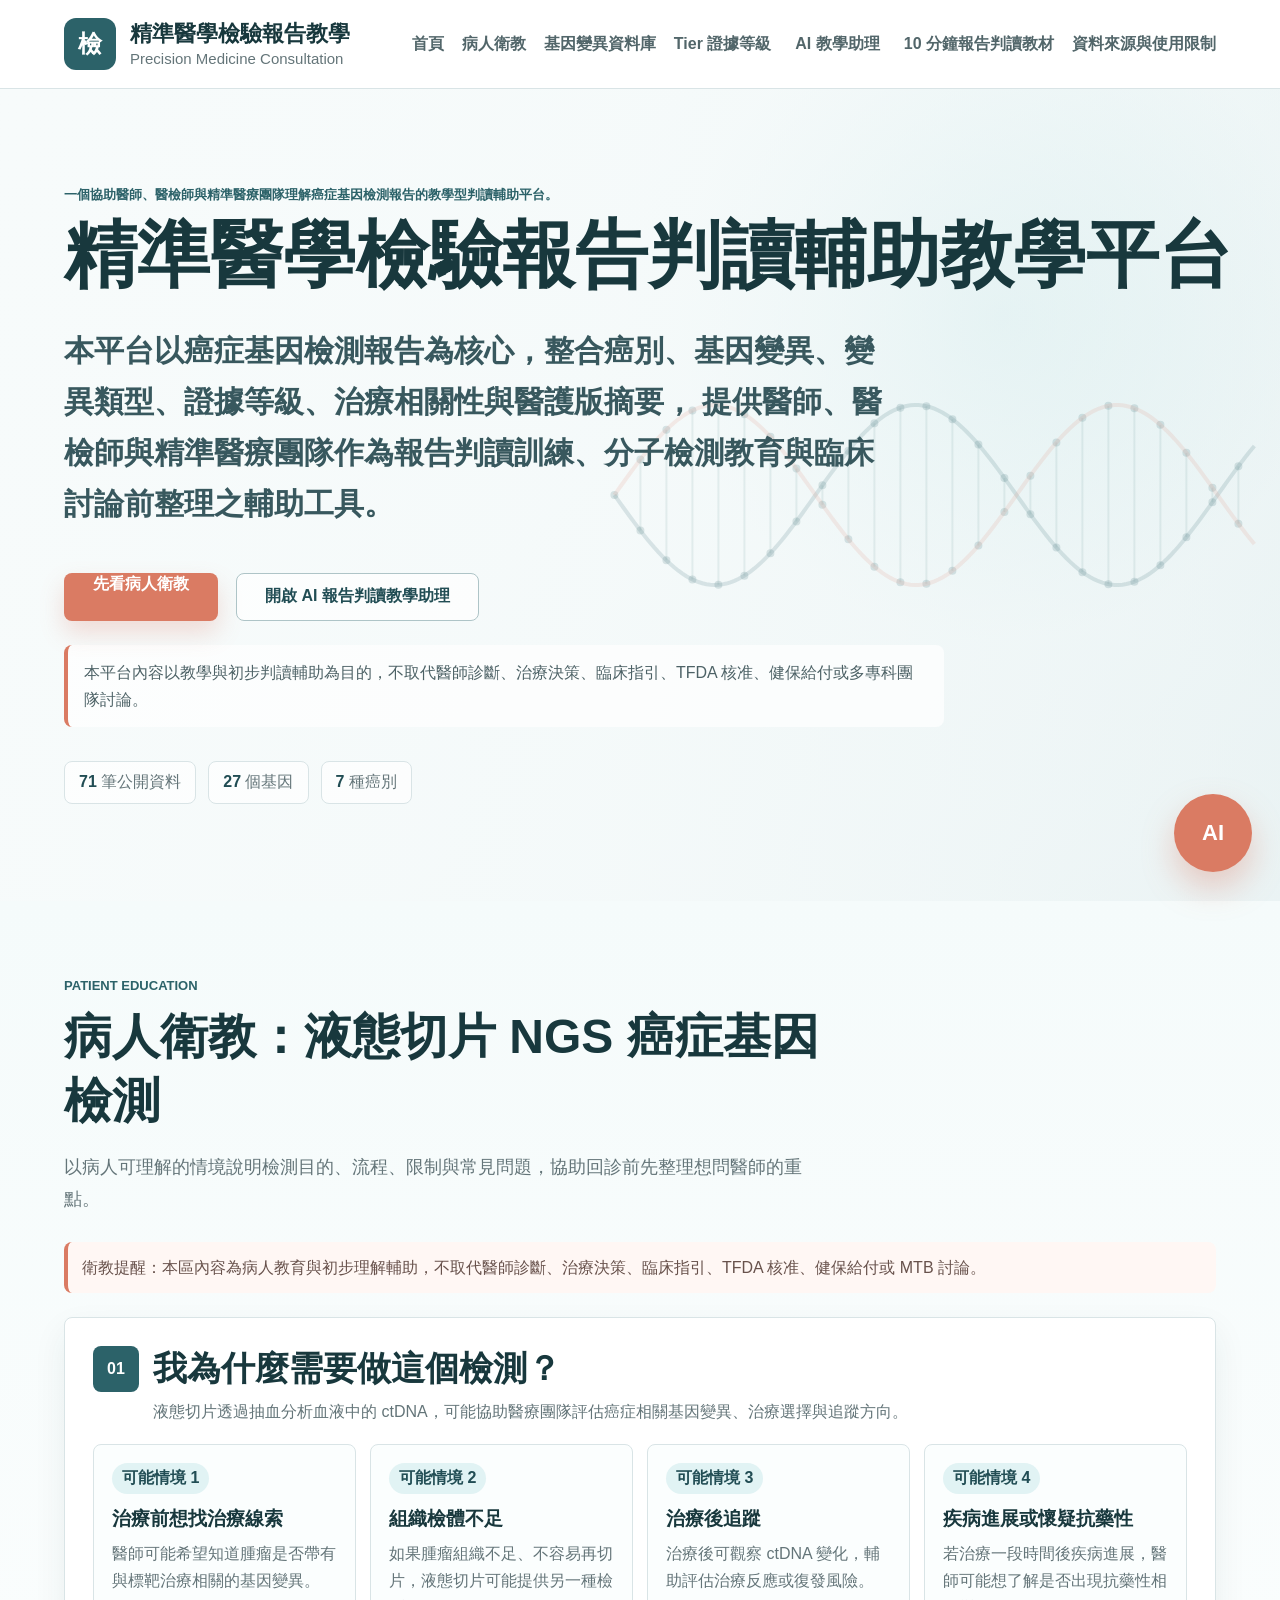
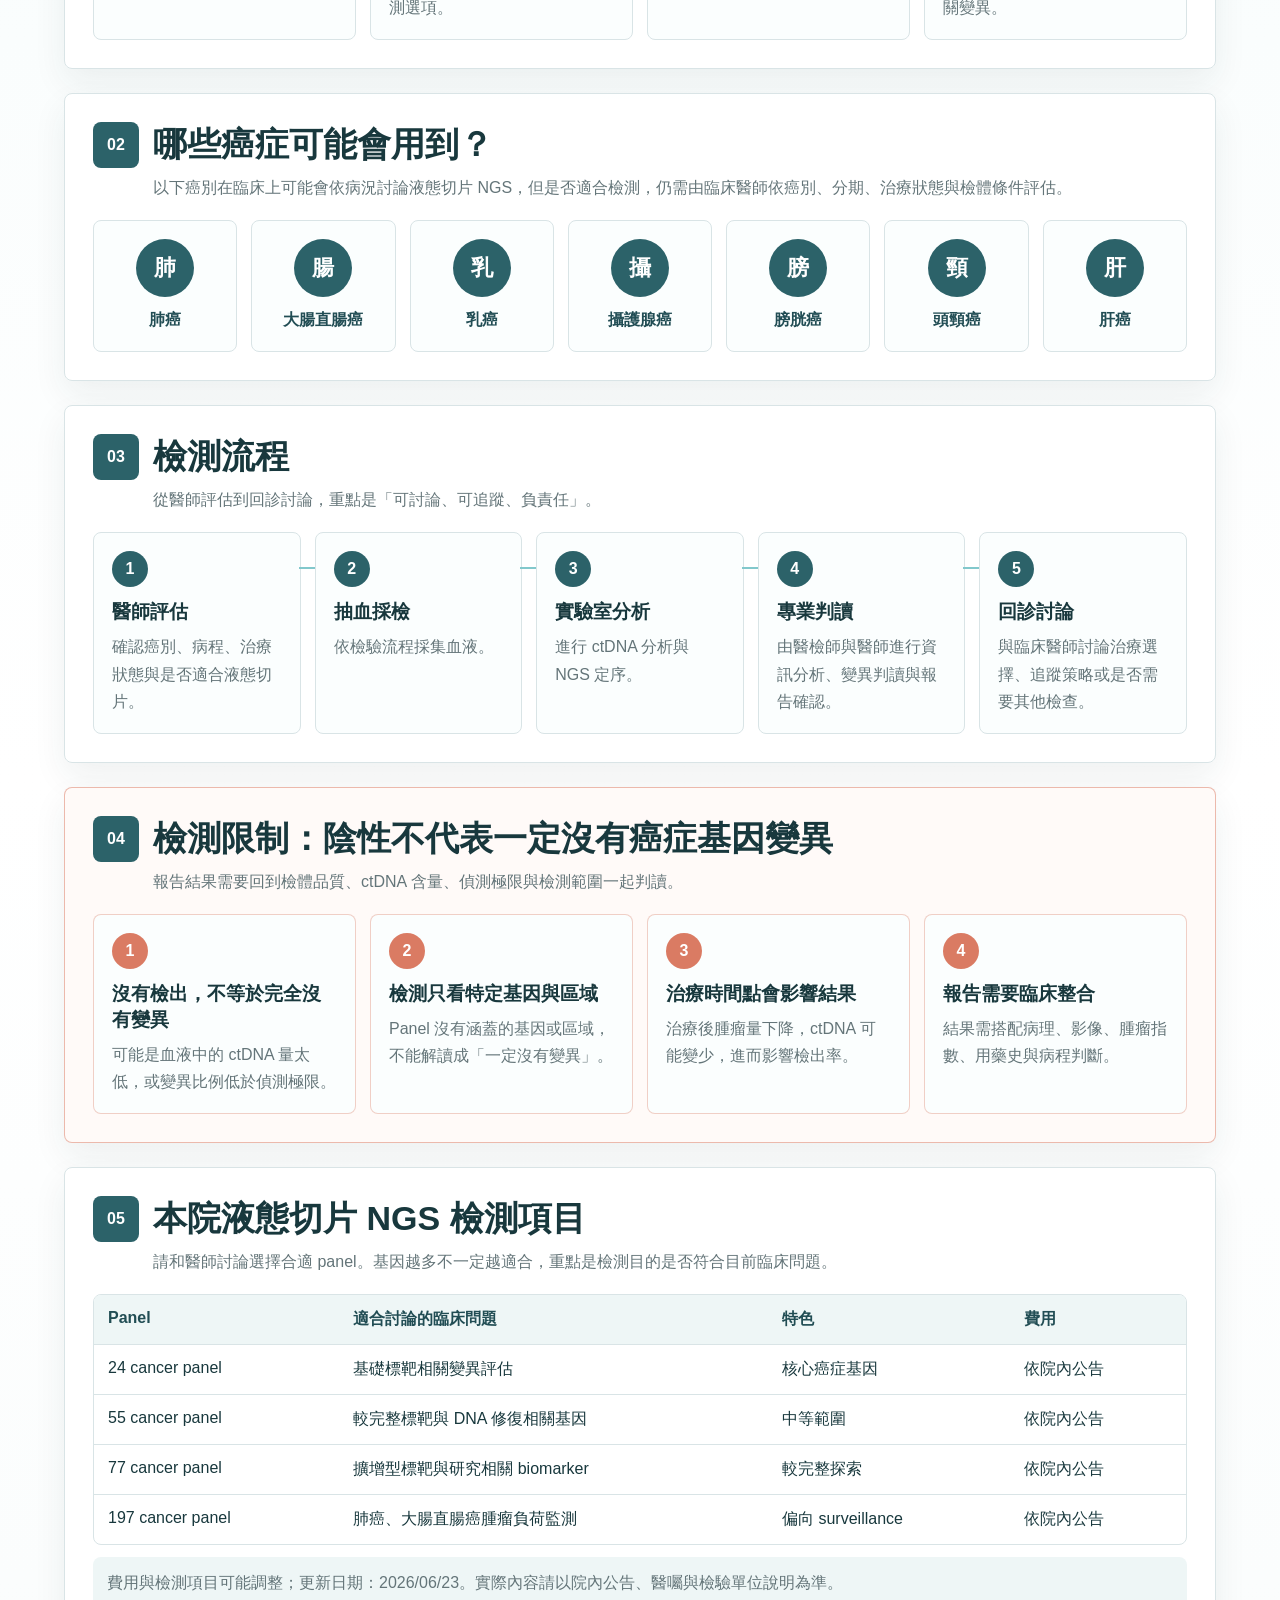
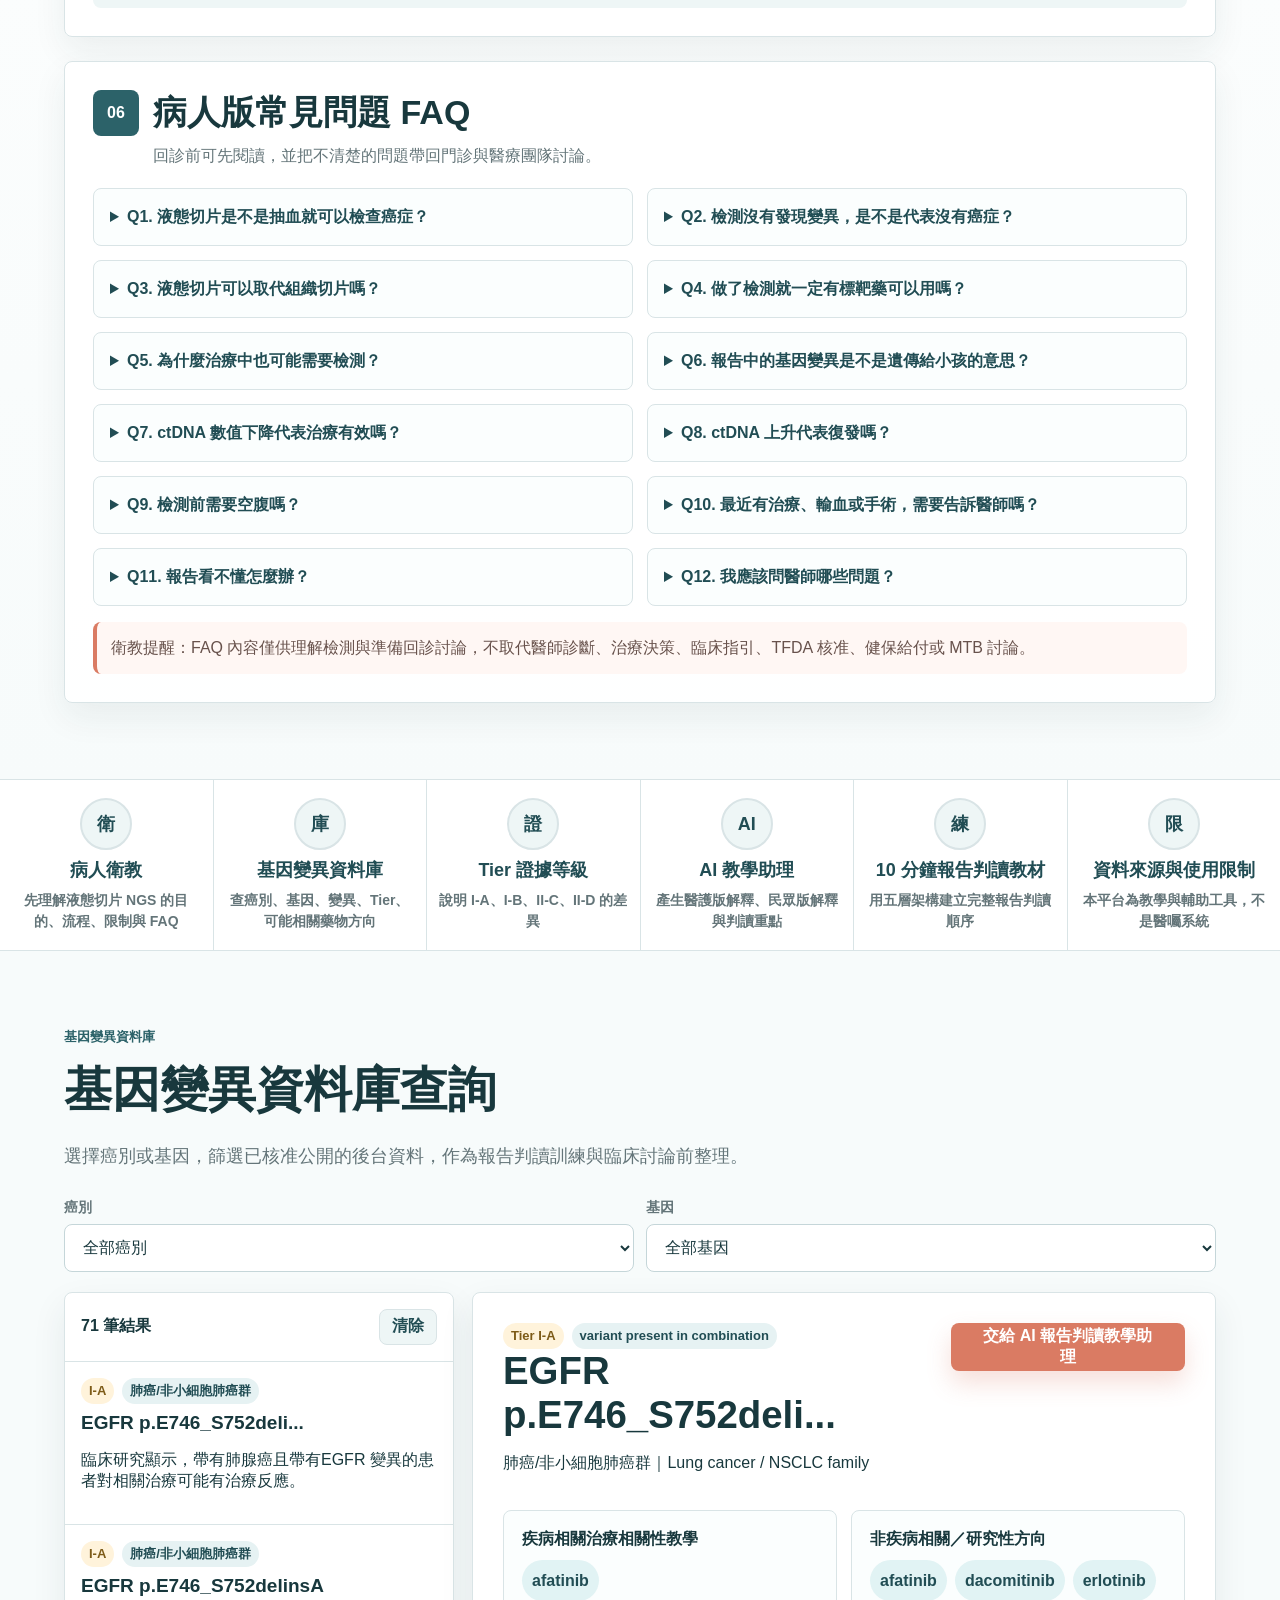
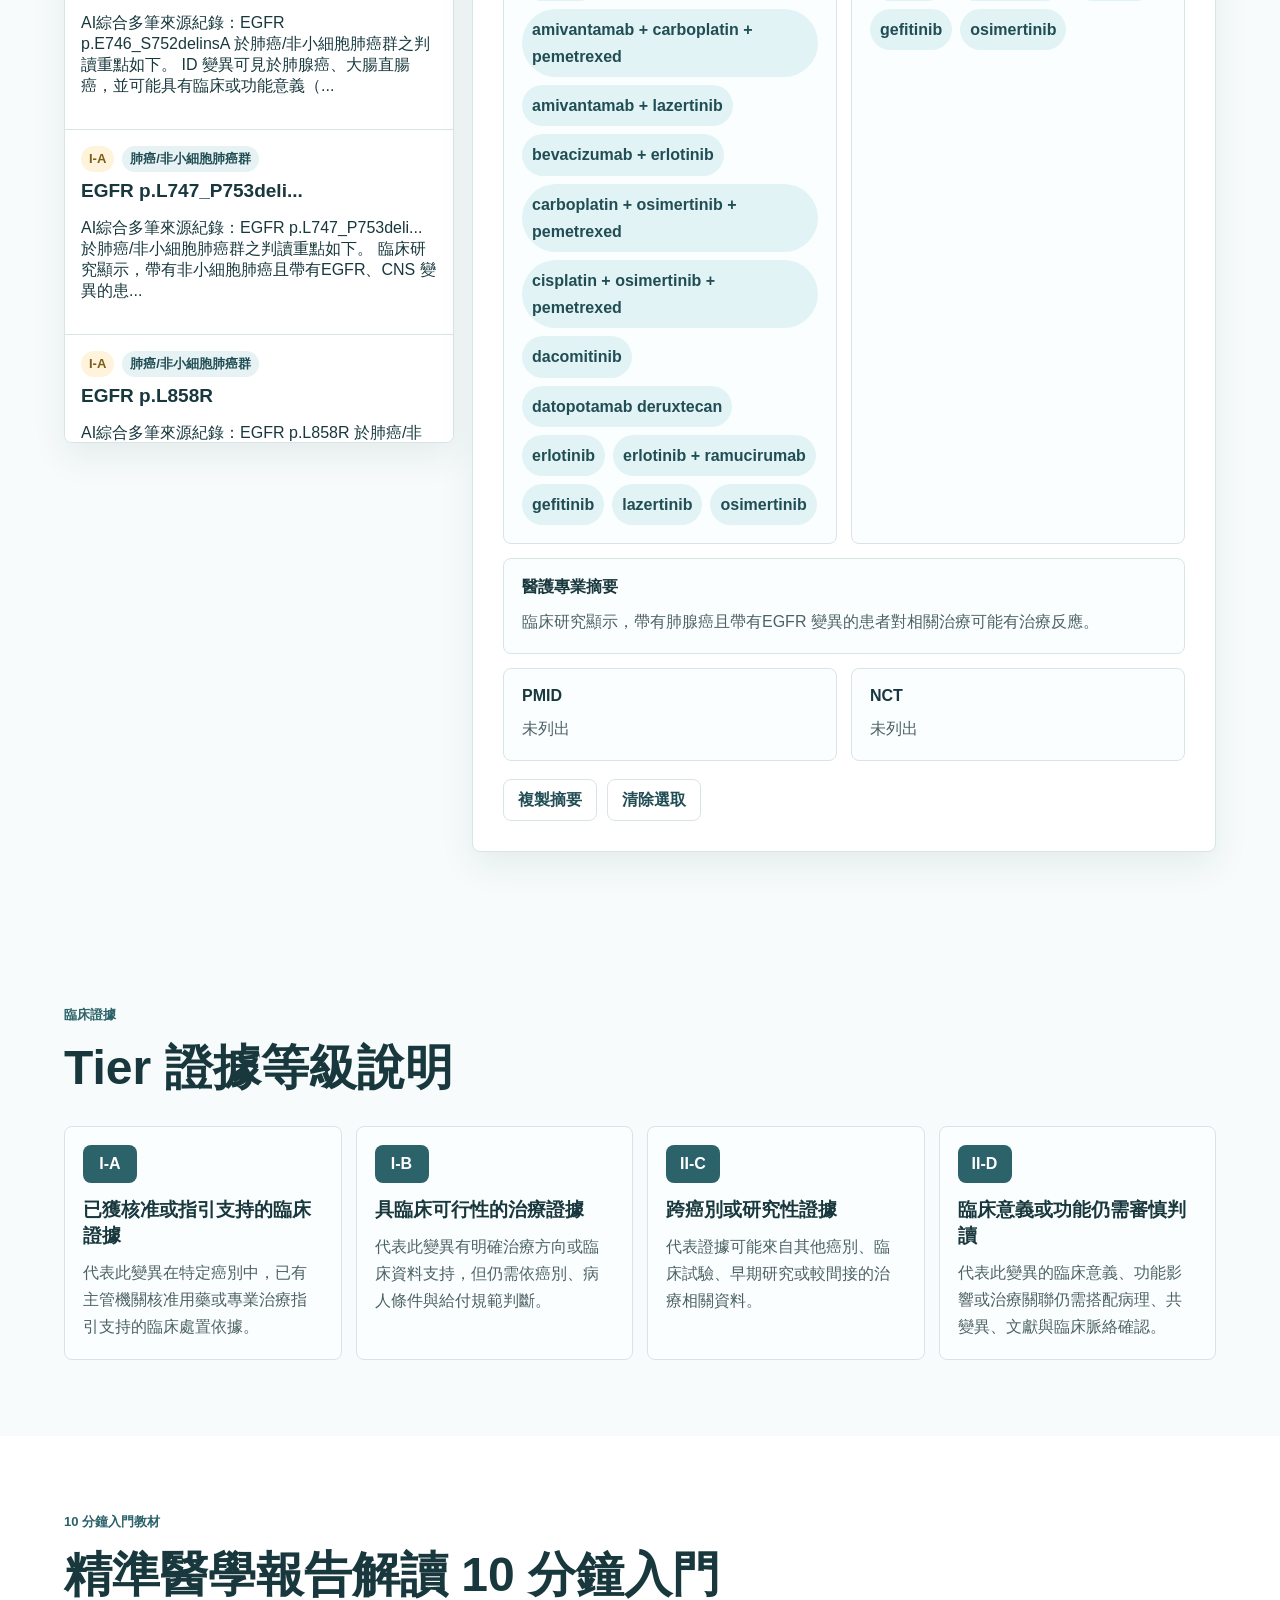
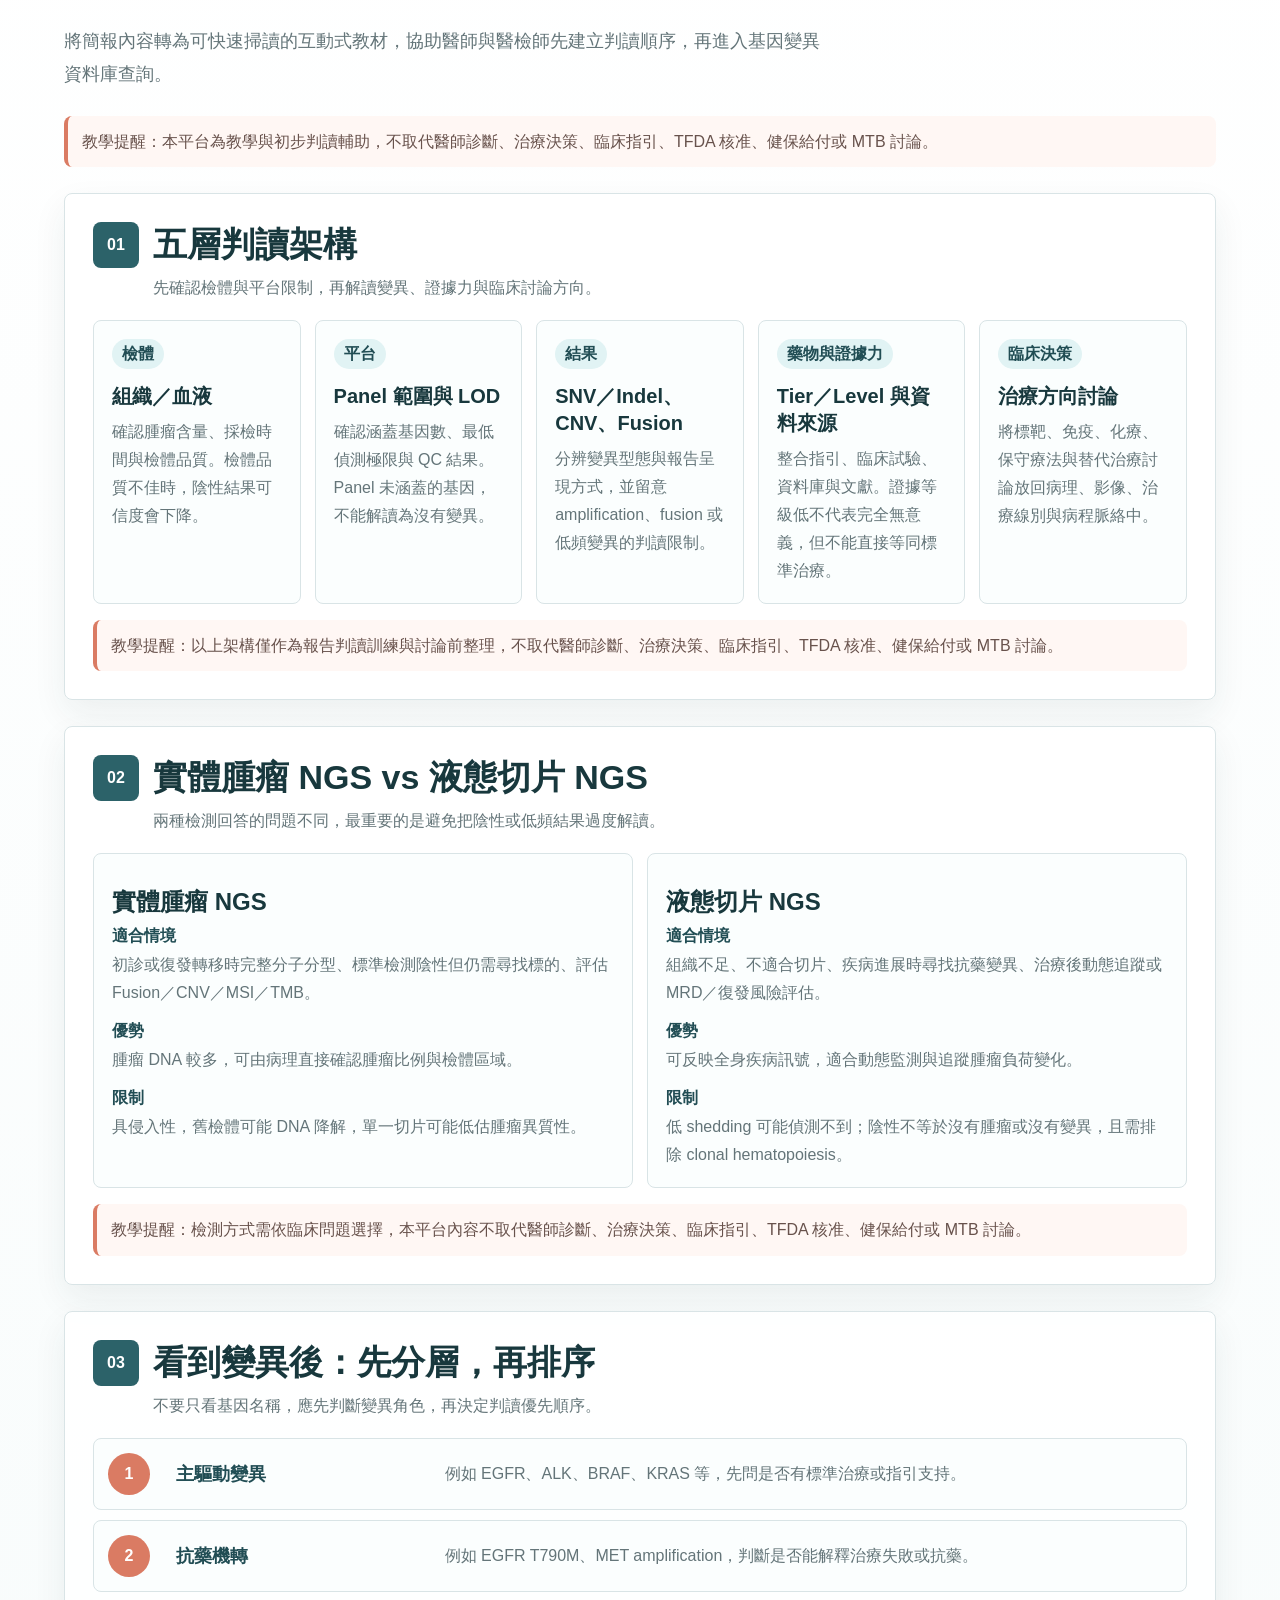
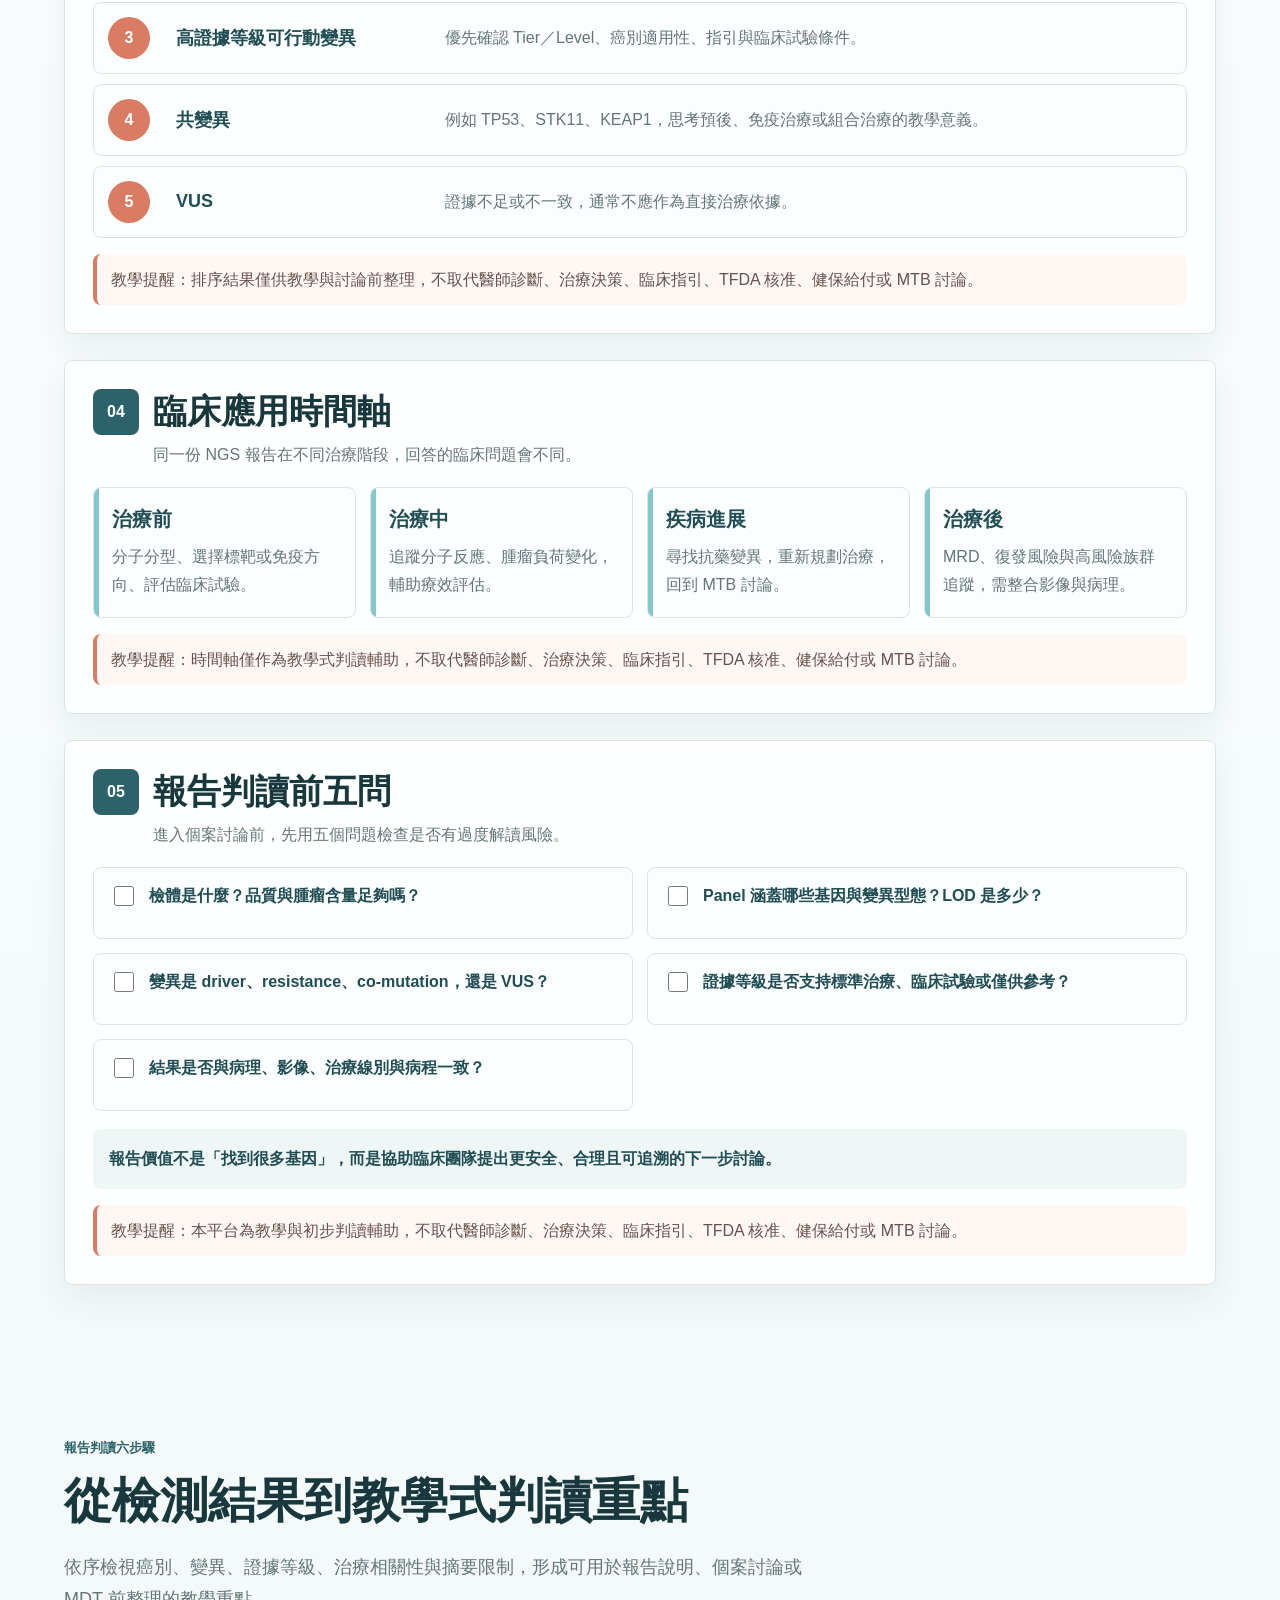
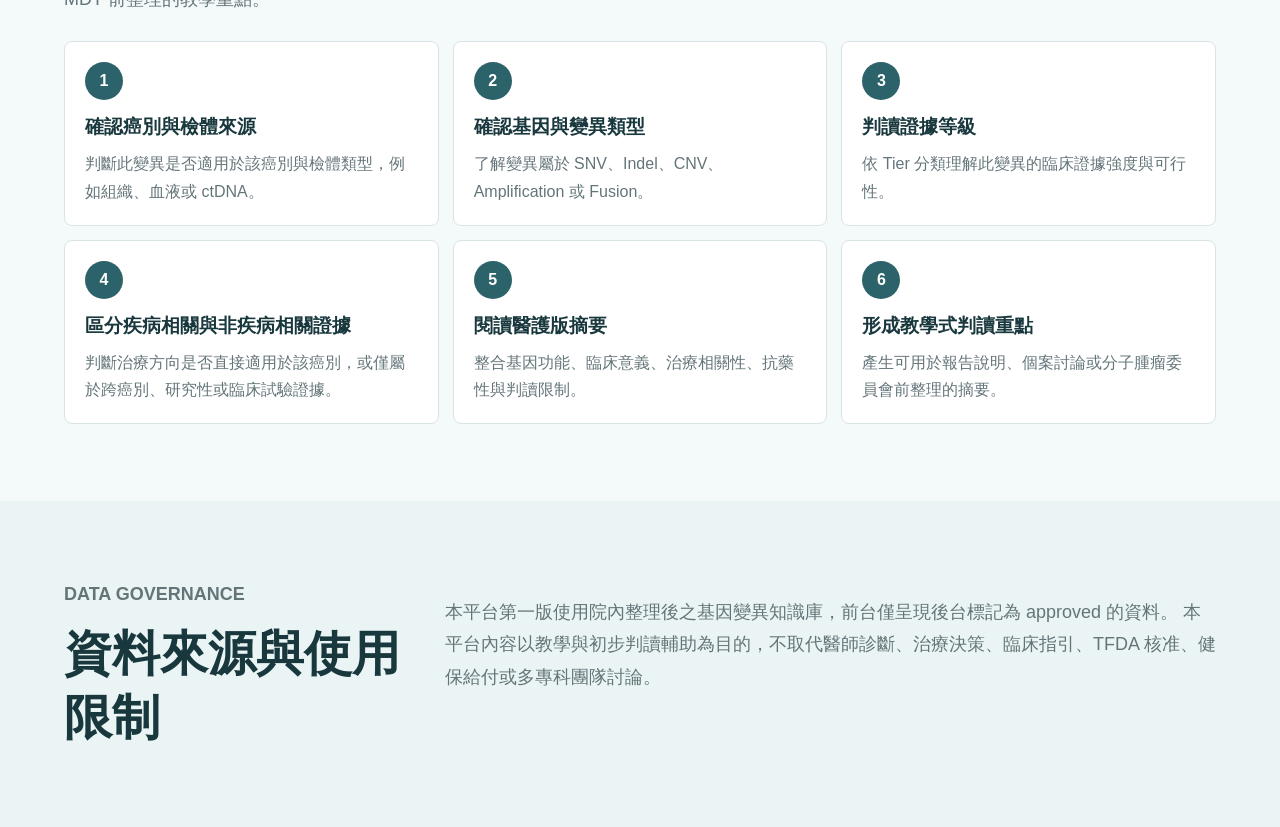
<file: index.html>
<!doctype html>
<html lang="zh-Hant">
  <head>
    <meta charset="utf-8" />
    <meta name="viewport" content="width=device-width, initial-scale=1" />
    <title>精準醫學檢驗報告判讀輔助教學平台</title>
    <meta
      name="description"
      content="以癌症基因檢測報告為核心，提供醫師、醫檢師與精準醫療團隊作為報告判讀訓練、分子檢測教育與臨床討論前整理之輔助工具。"
    />
    <link rel="stylesheet" href="./styles.css?v=20260623-7" />
  </head>
  <body>
    <header class="site-header">
      <a class="brand" href="#home" aria-label="回首頁">
        <span class="brand-mark">檢</span>
        <span>
          <strong>精準醫學檢驗報告教學</strong>
          <small>Precision Medicine Consultation</small>
        </span>
      </a>
      <nav class="top-nav" aria-label="主要導覽">
        <a href="#home">首頁</a>
        <a href="#patient-education">病人衛教</a>
        <a href="#search">基因變異資料庫</a>
        <a href="#evidence">Tier 證據等級</a>
        <button class="link-button" id="openAssistantTop" type="button">AI 教學助理</button>
        <a href="#lesson">10 分鐘報告判讀教材</a>
        <a href="#source">資料來源與使用限制</a>
      </nav>
    </header>

    <main>
      <section class="hero" id="home">
        <canvas id="geneCanvas" aria-hidden="true"></canvas>
        <div class="hero-copy">
          <p class="eyebrow">一個協助醫師、醫檢師與精準醫療團隊理解癌症基因檢測報告的教學型判讀輔助平台。</p>
          <h1>精準醫學檢驗報告判讀輔助教學平台</h1>
          <p class="hero-lede">
            本平台以癌症基因檢測報告為核心，整合癌別、基因變異、變異類型、證據等級、治療相關性與醫護版摘要，
            提供醫師、醫檢師與精準醫療團隊作為報告判讀訓練、分子檢測教育與臨床討論前整理之輔助工具。
          </p>
          <div class="hero-actions">
            <a class="primary-action" href="#patient-education">先看病人衛教</a>
            <button class="secondary-action" id="openAssistantHero" type="button">開啟 AI 報告判讀教學助理</button>
          </div>
          <p class="hero-note">
            本平台內容以教學與初步判讀輔助為目的，不取代醫師診斷、治療決策、臨床指引、TFDA 核准、健保給付或多專科團隊討論。
          </p>
          <div class="hero-metrics" aria-label="資料庫摘要">
            <span><strong id="metricRows">--</strong> 筆公開資料</span>
            <span><strong id="metricGenes">--</strong> 個基因</span>
            <span><strong id="metricCancers">--</strong> 種癌別</span>
          </div>
        </div>
      </section>

      <section class="patient-section" id="patient-education">
        <div class="section-heading">
          <p class="eyebrow">Patient Education</p>
          <h2>病人衛教：液態切片 NGS 癌症基因檢測</h2>
          <p>以病人可理解的情境說明檢測目的、流程、限制與常見問題，協助回診前先整理想問醫師的重點。</p>
        </div>
        <p class="teaching-reminder">衛教提醒：本區內容為病人教育與初步理解輔助，不取代醫師診斷、治療決策、臨床指引、TFDA 核准、健保給付或 MTB 討論。</p>

        <div class="patient-module">
          <div class="lesson-block-heading">
            <span>01</span>
            <div>
              <h3>我為什麼需要做這個檢測？</h3>
              <p>液態切片透過抽血分析血液中的 ctDNA，可能協助醫療團隊評估癌症相關基因變異、治療選擇與追蹤方向。</p>
            </div>
          </div>
          <div class="scenario-grid">
            <article><strong>可能情境 1</strong><h4>治療前想找治療線索</h4><p>醫師可能希望知道腫瘤是否帶有與標靶治療相關的基因變異。</p></article>
            <article><strong>可能情境 2</strong><h4>組織檢體不足</h4><p>如果腫瘤組織不足、不容易再切片，液態切片可能提供另一種檢測選項。</p></article>
            <article><strong>可能情境 3</strong><h4>治療後追蹤</h4><p>治療後可觀察 ctDNA 變化，輔助評估治療反應或復發風險。</p></article>
            <article><strong>可能情境 4</strong><h4>疾病進展或懷疑抗藥性</h4><p>若治療一段時間後疾病進展，醫師可能想了解是否出現抗藥性相關變異。</p></article>
          </div>
        </div>

        <div class="patient-module">
          <div class="lesson-block-heading">
            <span>02</span>
            <div>
              <h3>哪些癌症可能會用到？</h3>
              <p>以下癌別在臨床上可能會依病況討論液態切片 NGS，但是否適合檢測，仍需由臨床醫師依癌別、分期、治療狀態與檢體條件評估。</p>
            </div>
          </div>
          <div class="cancer-icon-grid" aria-label="常見討論癌別">
            <article><span>肺</span><strong>肺癌</strong></article>
            <article><span>腸</span><strong>大腸直腸癌</strong></article>
            <article><span>乳</span><strong>乳癌</strong></article>
            <article><span>攝</span><strong>攝護腺癌</strong></article>
            <article><span>膀</span><strong>膀胱癌</strong></article>
            <article><span>頸</span><strong>頭頸癌</strong></article>
            <article><span>肝</span><strong>肝癌</strong></article>
          </div>
        </div>

        <div class="patient-module">
          <div class="lesson-block-heading">
            <span>03</span>
            <div>
              <h3>檢測流程</h3>
              <p>從醫師評估到回診討論，重點是「可討論、可追蹤、負責任」。</p>
            </div>
          </div>
          <div class="patient-flow">
            <article><span>1</span><h4>醫師評估</h4><p>確認癌別、病程、治療狀態與是否適合液態切片。</p></article>
            <article><span>2</span><h4>抽血採檢</h4><p>依檢驗流程採集血液。</p></article>
            <article><span>3</span><h4>實驗室分析</h4><p>進行 ctDNA 分析與 NGS 定序。</p></article>
            <article><span>4</span><h4>專業判讀</h4><p>由醫檢師與醫師進行資訊分析、變異判讀與報告確認。</p></article>
            <article><span>5</span><h4>回診討論</h4><p>與臨床醫師討論治療選擇、追蹤策略或是否需要其他檢查。</p></article>
          </div>
        </div>

        <div class="patient-module limitation-module">
          <div class="lesson-block-heading">
            <span>04</span>
            <div>
              <h3>檢測限制：陰性不代表一定沒有癌症基因變異</h3>
              <p>報告結果需要回到檢體品質、ctDNA 含量、偵測極限與檢測範圍一起判讀。</p>
            </div>
          </div>
          <div class="warning-grid">
            <article><strong>1</strong><h4>沒有檢出，不等於完全沒有變異</h4><p>可能是血液中的 ctDNA 量太低，或變異比例低於偵測極限。</p></article>
            <article><strong>2</strong><h4>檢測只看特定基因與區域</h4><p>Panel 沒有涵蓋的基因或區域，不能解讀成「一定沒有變異」。</p></article>
            <article><strong>3</strong><h4>治療時間點會影響結果</h4><p>治療後腫瘤量下降，ctDNA 可能變少，進而影響檢出率。</p></article>
            <article><strong>4</strong><h4>報告需要臨床整合</h4><p>結果需搭配病理、影像、腫瘤指數、用藥史與病程判斷。</p></article>
          </div>
        </div>

        <div class="patient-module">
          <div class="lesson-block-heading">
            <span>05</span>
            <div>
              <h3>本院液態切片 NGS 檢測項目</h3>
              <p>請和醫師討論選擇合適 panel。基因越多不一定越適合，重點是檢測目的是否符合目前臨床問題。</p>
            </div>
          </div>
          <div class="table-wrap">
            <table class="panel-table">
              <thead>
                <tr>
                  <th>Panel</th>
                  <th>適合討論的臨床問題</th>
                  <th>特色</th>
                  <th>費用</th>
                </tr>
              </thead>
              <tbody>
                <tr><td>24 cancer panel</td><td>基礎標靶相關變異評估</td><td>核心癌症基因</td><td>依院內公告</td></tr>
                <tr><td>55 cancer panel</td><td>較完整標靶與 DNA 修復相關基因</td><td>中等範圍</td><td>依院內公告</td></tr>
                <tr><td>77 cancer panel</td><td>擴增型標靶與研究相關 biomarker</td><td>較完整探索</td><td>依院內公告</td></tr>
                <tr><td>197 cancer panel</td><td>肺癌、大腸直腸癌腫瘤負荷監測</td><td>偏向 surveillance</td><td>依院內公告</td></tr>
              </tbody>
            </table>
          </div>
          <p class="patient-update">費用與檢測項目可能調整；更新日期：2026/06/23。實際內容請以院內公告、醫囑與檢驗單位說明為準。</p>
        </div>

        <div class="patient-module">
          <div class="lesson-block-heading">
            <span>06</span>
            <div>
              <h3>病人版常見問題 FAQ</h3>
              <p>回診前可先閱讀，並把不清楚的問題帶回門診與醫療團隊討論。</p>
            </div>
          </div>
          <div class="faq-list">
            <details><summary>Q1. 液態切片是不是抽血就可以檢查癌症？</summary><p>不是。它不是一般癌症篩檢，也不是單獨用來診斷癌症。主要是針對已由醫師評估的癌症病人，輔助基因變異分析、治療選擇或追蹤。</p></details>
            <details><summary>Q2. 檢測沒有發現變異，是不是代表沒有癌症？</summary><p>不是。沒有檢出可能和 ctDNA 量太低、檢測範圍、治療時間點或腫瘤特性有關。</p></details>
            <details><summary>Q3. 液態切片可以取代組織切片嗎？</summary><p>通常不能完全取代。組織切片仍是病理診斷的重要依據，液態切片多半是提供額外資訊或在組織不足時作為替代選項。</p></details>
            <details><summary>Q4. 做了檢測就一定有標靶藥可以用嗎？</summary><p>不一定。即使檢出基因變異，也要看癌別、變異證據等級、藥物核准狀態、健保給付、病人身體狀況與醫師判斷。</p></details>
            <details><summary>Q5. 為什麼治療中也可能需要檢測？</summary><p>治療後或疾病進展時，腫瘤基因狀態可能改變。液態切片可輔助觀察 ctDNA 變化或抗藥性線索。</p></details>
            <details><summary>Q6. 報告中的基因變異是不是遺傳給小孩的意思？</summary><p>不一定。多數癌症基因檢測看到的是腫瘤相關變異，不等於一定是遺傳性變異。若懷疑遺傳風險，需由醫師安排遺傳諮詢或其他檢查。</p></details>
            <details><summary>Q7. ctDNA 數值下降代表治療有效嗎？</summary><p>可能是好的訊號，但不能單獨判斷。仍需搭配影像、腫瘤標記、症狀與醫師評估。</p></details>
            <details><summary>Q8. ctDNA 上升代表復發嗎？</summary><p>不一定，但可能需要進一步追蹤。醫師會依病況安排影像、抽血或其他檢查。</p></details>
            <details><summary>Q9. 檢測前需要空腹嗎？</summary><p>通常抽血基因檢測不一定需要空腹，但仍應依採檢單位與醫囑辦理。</p></details>
            <details><summary>Q10. 最近有治療、輸血或手術，需要告訴醫師嗎？</summary><p>需要。近期治療、輸血、重大手術或特殊臨床狀況可能影響判讀，應主動告知醫療團隊。</p></details>
            <details><summary>Q11. 報告看不懂怎麼辦？</summary><p>不要自行上網比對基因後決定治療。建議回診時請醫師說明檢測目的、檢出結果、限制與下一步。</p></details>
            <details><summary>Q12. 我應該問醫師哪些問題？</summary><p>可以問：這次檢測目的是選藥、抗藥分析還是追蹤？如果沒有檢出變異，下一步是觀察、重抽、組織檢測，還是其他檢查？</p></details>
          </div>
          <p class="teaching-reminder">衛教提醒：FAQ 內容僅供理解檢測與準備回診討論，不取代醫師診斷、治療決策、臨床指引、TFDA 核准、健保給付或 MTB 討論。</p>
        </div>
      </section>

      <section class="quick-links" aria-label="功能入口">
        <a href="#patient-education"><span>衛</span><strong>病人衛教</strong><small>先理解液態切片 NGS 的目的、流程、限制與 FAQ</small></a>
        <a href="#search"><span>庫</span><strong>基因變異資料庫</strong><small>查癌別、基因、變異、Tier、可能相關藥物方向</small></a>
        <a href="#evidence"><span>證</span><strong>Tier 證據等級</strong><small>說明 I-A、I-B、II-C、II-D 的差異</small></a>
        <button type="button" id="openAssistantQuick"><span>AI</span><strong>AI 教學助理</strong><small>產生醫護版解釋、民眾版解釋與判讀重點</small></button>
        <a href="#lesson"><span>練</span><strong>10 分鐘報告判讀教材</strong><small>用五層架構建立完整報告判讀順序</small></a>
        <a href="#source"><span>限</span><strong>資料來源與使用限制</strong><small>本平台為教學與輔助工具，不是醫囑系統</small></a>
      </section>

      <section class="search-section" id="search">
        <div class="section-heading">
          <p class="eyebrow">基因變異資料庫</p>
          <h2>基因變異資料庫查詢</h2>
          <p>選擇癌別或基因，篩選已核准公開的後台資料，作為報告判讀訓練與臨床討論前整理。</p>
        </div>

        <div class="search-toolbar">
          <label>
            <span>癌別</span>
            <select id="cancerFilter">
              <option value="">全部癌別</option>
            </select>
          </label>
          <label>
            <span>基因</span>
            <select id="geneFilter">
              <option value="">全部基因</option>
            </select>
          </label>
        </div>

        <div class="result-layout">
          <aside class="result-list" aria-label="查詢結果">
            <div class="result-list-header">
              <strong id="resultCount">載入中</strong>
              <button id="resetFilters" type="button">清除</button>
            </div>
            <div id="resultCards" class="result-cards"></div>
          </aside>

          <article class="detail-panel" id="detailPanel" aria-live="polite">
            <div class="empty-state">
              <h3>選擇一筆基因變異</h3>
              <p>左側結果會顯示癌別、基因、Tier 與可能相關藥物方向。點選後可查看醫護版摘要，或交給 AI 報告判讀教學助理產生六卡片說明。</p>
            </div>
          </article>
        </div>
      </section>

      <section class="evidence-section" id="evidence">
        <div class="section-heading">
          <p class="eyebrow">臨床證據</p>
          <h2>Tier 證據等級說明</h2>
        </div>
        <div class="tier-grid">
          <article>
            <span>I-A</span>
            <h3>已獲核准或指引支持的臨床證據</h3>
            <p>代表此變異在特定癌別中，已有主管機關核准用藥或專業治療指引支持的臨床處置依據。</p>
          </article>
          <article>
            <span>I-B</span>
            <h3>具臨床可行性的治療證據</h3>
            <p>代表此變異有明確治療方向或臨床資料支持，但仍需依癌別、病人條件與給付規範判斷。</p>
          </article>
          <article>
            <span>II-C</span>
            <h3>跨癌別或研究性證據</h3>
            <p>代表證據可能來自其他癌別、臨床試驗、早期研究或較間接的治療相關資料。</p>
          </article>
          <article>
            <span>II-D</span>
            <h3>臨床意義或功能仍需審慎判讀</h3>
            <p>代表此變異的臨床意義、功能影響或治療關聯仍需搭配病理、共變異、文獻與臨床脈絡確認。</p>
          </article>
        </div>
      </section>

      <section class="lesson-section" id="lesson">
        <div class="section-heading">
          <p class="eyebrow">10 分鐘入門教材</p>
          <h2>精準醫學報告解讀 10 分鐘入門</h2>
          <p>將簡報內容轉為可快速掃讀的互動式教材，協助醫師與醫檢師先建立判讀順序，再進入基因變異資料庫查詢。</p>
        </div>
        <p class="teaching-reminder">教學提醒：本平台為教學與初步判讀輔助，不取代醫師診斷、治療決策、臨床指引、TFDA 核准、健保給付或 MTB 討論。</p>

        <div class="lesson-block">
          <div class="lesson-block-heading">
            <span>01</span>
            <div>
              <h3>五層判讀架構</h3>
              <p>先確認檢體與平台限制，再解讀變異、證據力與臨床討論方向。</p>
            </div>
          </div>
          <div class="lesson-grid five-layer-grid">
            <article class="lesson-card">
              <strong>檢體</strong>
              <h4>組織／血液</h4>
              <p>確認腫瘤含量、採檢時間與檢體品質。檢體品質不佳時，陰性結果可信度會下降。</p>
            </article>
            <article class="lesson-card">
              <strong>平台</strong>
              <h4>Panel 範圍與 LOD</h4>
              <p>確認涵蓋基因數、最低偵測極限與 QC 結果。Panel 未涵蓋的基因，不能解讀為沒有變異。</p>
            </article>
            <article class="lesson-card">
              <strong>結果</strong>
              <h4>SNV／Indel、CNV、Fusion</h4>
              <p>分辨變異型態與報告呈現方式，並留意 amplification、fusion 或低頻變異的判讀限制。</p>
            </article>
            <article class="lesson-card">
              <strong>藥物與證據力</strong>
              <h4>Tier／Level 與資料來源</h4>
              <p>整合指引、臨床試驗、資料庫與文獻。證據等級低不代表完全無意義，但不能直接等同標準治療。</p>
            </article>
            <article class="lesson-card">
              <strong>臨床決策</strong>
              <h4>治療方向討論</h4>
              <p>將標靶、免疫、化療、保守療法與替代治療討論放回病理、影像、治療線別與病程脈絡中。</p>
            </article>
          </div>
          <p class="teaching-reminder">教學提醒：以上架構僅作為報告判讀訓練與討論前整理，不取代醫師診斷、治療決策、臨床指引、TFDA 核准、健保給付或 MTB 討論。</p>
        </div>

        <div class="lesson-block">
          <div class="lesson-block-heading">
            <span>02</span>
            <div>
              <h3>實體腫瘤 NGS vs 液態切片 NGS</h3>
              <p>兩種檢測回答的問題不同，最重要的是避免把陰性或低頻結果過度解讀。</p>
            </div>
          </div>
          <div class="comparison-grid">
            <article class="comparison-card">
              <h4>實體腫瘤 NGS</h4>
              <dl>
                <dt>適合情境</dt>
                <dd>初診或復發轉移時完整分子分型、標準檢測陰性但仍需尋找標的、評估 Fusion／CNV／MSI／TMB。</dd>
                <dt>優勢</dt>
                <dd>腫瘤 DNA 較多，可由病理直接確認腫瘤比例與檢體區域。</dd>
                <dt>限制</dt>
                <dd>具侵入性，舊檢體可能 DNA 降解，單一切片可能低估腫瘤異質性。</dd>
              </dl>
            </article>
            <article class="comparison-card">
              <h4>液態切片 NGS</h4>
              <dl>
                <dt>適合情境</dt>
                <dd>組織不足、不適合切片、疾病進展時尋找抗藥變異、治療後動態追蹤或 MRD／復發風險評估。</dd>
                <dt>優勢</dt>
                <dd>可反映全身疾病訊號，適合動態監測與追蹤腫瘤負荷變化。</dd>
                <dt>限制</dt>
                <dd>低 shedding 可能偵測不到；陰性不等於沒有腫瘤或沒有變異，且需排除 clonal hematopoiesis。</dd>
              </dl>
            </article>
          </div>
          <p class="teaching-reminder">教學提醒：檢測方式需依臨床問題選擇，本平台內容不取代醫師診斷、治療決策、臨床指引、TFDA 核准、健保給付或 MTB 討論。</p>
        </div>

        <div class="lesson-block">
          <div class="lesson-block-heading">
            <span>03</span>
            <div>
              <h3>看到變異後：先分層，再排序</h3>
              <p>不要只看基因名稱，應先判斷變異角色，再決定判讀優先順序。</p>
            </div>
          </div>
          <ol class="priority-list">
            <li><strong>主驅動變異</strong><span>例如 EGFR、ALK、BRAF、KRAS 等，先問是否有標準治療或指引支持。</span></li>
            <li><strong>抗藥機轉</strong><span>例如 EGFR T790M、MET amplification，判斷是否能解釋治療失敗或抗藥。</span></li>
            <li><strong>高證據等級可行動變異</strong><span>優先確認 Tier／Level、癌別適用性、指引與臨床試驗條件。</span></li>
            <li><strong>共變異</strong><span>例如 TP53、STK11、KEAP1，思考預後、免疫治療或組合治療的教學意義。</span></li>
            <li><strong>VUS</strong><span>證據不足或不一致，通常不應作為直接治療依據。</span></li>
          </ol>
          <p class="teaching-reminder">教學提醒：排序結果僅供教學與討論前整理，不取代醫師診斷、治療決策、臨床指引、TFDA 核准、健保給付或 MTB 討論。</p>
        </div>

        <div class="lesson-block">
          <div class="lesson-block-heading">
            <span>04</span>
            <div>
              <h3>臨床應用時間軸</h3>
              <p>同一份 NGS 報告在不同治療階段，回答的臨床問題會不同。</p>
            </div>
          </div>
          <div class="timeline-grid">
            <article><span>治療前</span><p>分子分型、選擇標靶或免疫方向、評估臨床試驗。</p></article>
            <article><span>治療中</span><p>追蹤分子反應、腫瘤負荷變化，輔助療效評估。</p></article>
            <article><span>疾病進展</span><p>尋找抗藥變異，重新規劃治療，回到 MTB 討論。</p></article>
            <article><span>治療後</span><p>MRD、復發風險與高風險族群追蹤，需整合影像與病理。</p></article>
          </div>
          <p class="teaching-reminder">教學提醒：時間軸僅作為教學式判讀輔助，不取代醫師診斷、治療決策、臨床指引、TFDA 核准、健保給付或 MTB 討論。</p>
        </div>

        <div class="lesson-block">
          <div class="lesson-block-heading">
            <span>05</span>
            <div>
              <h3>報告判讀前五問</h3>
              <p>進入個案討論前，先用五個問題檢查是否有過度解讀風險。</p>
            </div>
          </div>
          <div class="checklist-grid">
            <label><input type="checkbox" /> 檢體是什麼？品質與腫瘤含量足夠嗎？</label>
            <label><input type="checkbox" /> Panel 涵蓋哪些基因與變異型態？LOD 是多少？</label>
            <label><input type="checkbox" /> 變異是 driver、resistance、co-mutation，還是 VUS？</label>
            <label><input type="checkbox" /> 證據等級是否支持標準治療、臨床試驗或僅供參考？</label>
            <label><input type="checkbox" /> 結果是否與病理、影像、治療線別與病程一致？</label>
          </div>
          <p class="lesson-closing">報告價值不是「找到很多基因」，而是協助臨床團隊提出更安全、合理且可追溯的下一步討論。</p>
          <p class="teaching-reminder">教學提醒：本平台為教學與初步判讀輔助，不取代醫師診斷、治療決策、臨床指引、TFDA 核准、健保給付或 MTB 討論。</p>
        </div>
      </section>

      <section class="steps-section" id="workflow">
        <div class="section-heading">
          <p class="eyebrow">報告判讀六步驟</p>
          <h2>從檢測結果到教學式判讀重點</h2>
          <p>依序檢視癌別、變異、證據等級、治療相關性與摘要限制，形成可用於報告說明、個案討論或 MDT 前整理的教學重點。</p>
        </div>
        <div class="steps-grid">
          <article><span>1</span><h3>確認癌別與檢體來源</h3><p>判斷此變異是否適用於該癌別與檢體類型，例如組織、血液或 ctDNA。</p></article>
          <article><span>2</span><h3>確認基因與變異類型</h3><p>了解變異屬於 SNV、Indel、CNV、Amplification 或 Fusion。</p></article>
          <article><span>3</span><h3>判讀證據等級</h3><p>依 Tier 分類理解此變異的臨床證據強度與可行性。</p></article>
          <article><span>4</span><h3>區分疾病相關與非疾病相關證據</h3><p>判斷治療方向是否直接適用於該癌別，或僅屬於跨癌別、研究性或臨床試驗證據。</p></article>
          <article><span>5</span><h3>閱讀醫護版摘要</h3><p>整合基因功能、臨床意義、治療相關性、抗藥性與判讀限制。</p></article>
          <article><span>6</span><h3>形成教學式判讀重點</h3><p>產生可用於報告說明、個案討論或分子腫瘤委員會前整理的摘要。</p></article>
        </div>
      </section>

      <section class="source-section" id="source">
        <div>
          <p class="eyebrow">Data Governance</p>
          <h2>資料來源與使用限制</h2>
        </div>
        <p>
          本平台第一版使用院內整理後之基因變異知識庫，前台僅呈現後台標記為 approved 的資料。
          本平台內容以教學與初步判讀輔助為目的，不取代醫師診斷、治療決策、臨床指引、TFDA 核准、健保給付或多專科團隊討論。
        </p>
      </section>
    </main>

    <button class="floating-ai" id="openAssistantFloat" type="button" aria-label="開啟 AI 報告判讀教學助理">AI</button>

    <aside class="assistant-drawer" id="assistantDrawer" aria-hidden="true">
      <div class="drawer-backdrop" id="closeAssistantBackdrop"></div>
      <section class="drawer-panel" aria-label="AI 報告判讀教學助理">
        <div class="drawer-header">
          <div>
            <p class="eyebrow">AI Assistant</p>
            <h2>AI 報告判讀教學助理</h2>
          </div>
          <button class="icon-button" id="closeAssistant" type="button" aria-label="關閉">×</button>
        </div>
        <div class="assistant-controls">
          <label>
            <span>查詢內容</span>
            <input id="assistantQuery" type="search" placeholder="輸入 EGFR L858R、KRAS wildtype、癌別或藥名" />
          </label>
          <button class="primary-action" id="assistantSearch" type="button">產生 AI 輔助教學摘要</button>
        </div>
        <div class="assistant-quick-actions" aria-label="AI 快捷教學提示">
          <button type="button" data-ai-mode="fiveLayer">用五層架構解讀</button>
          <button type="button" data-ai-mode="overread">判斷是否可能過度解讀</button>
          <button type="button" data-ai-mode="teaching">產生教學版說明</button>
        </div>
        <div id="assistantResults" class="assistant-results">
          <p class="helper-text">請輸入查詢內容，或從左側資料庫結果點選「交給 AI 報告判讀教學助理」。</p>
        </div>
      </section>
    </aside>

    <script src="./app.js?v=20260623-7" type="module"></script>
  </body>
</html>
</file>
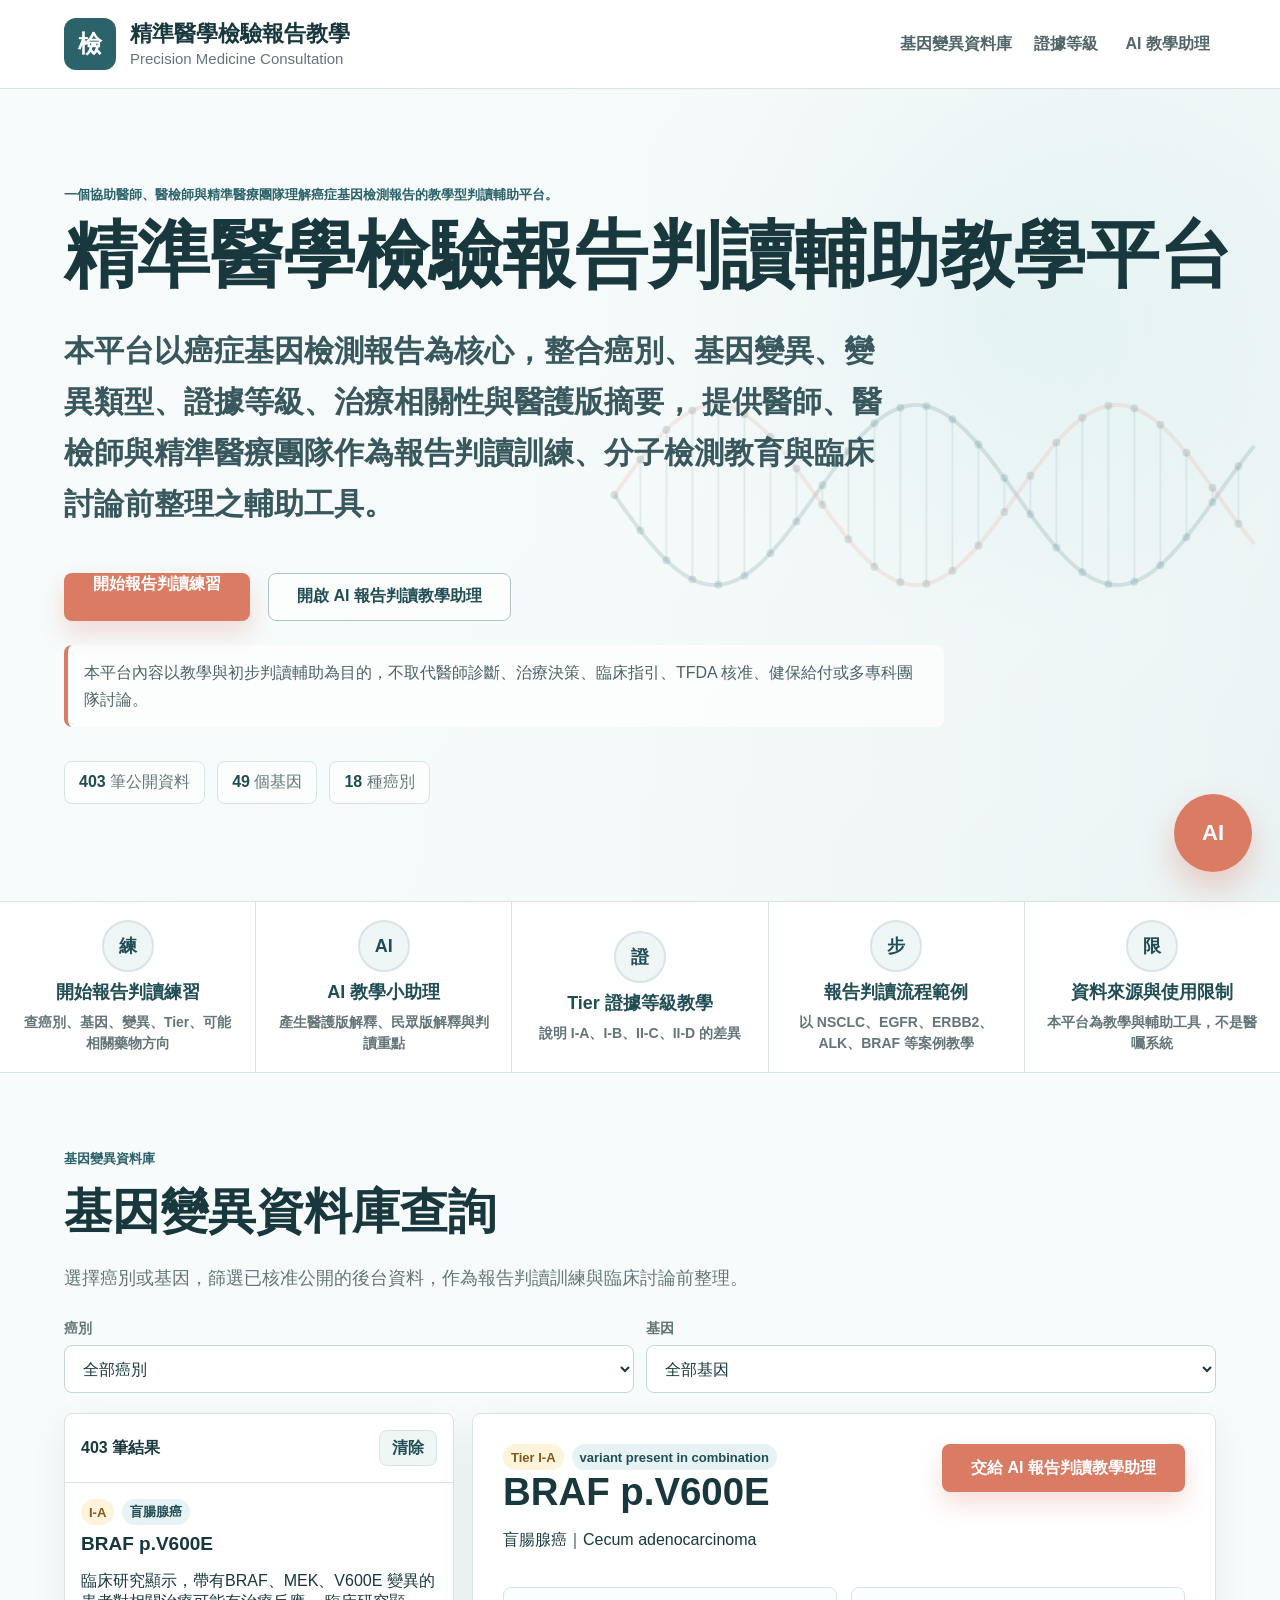
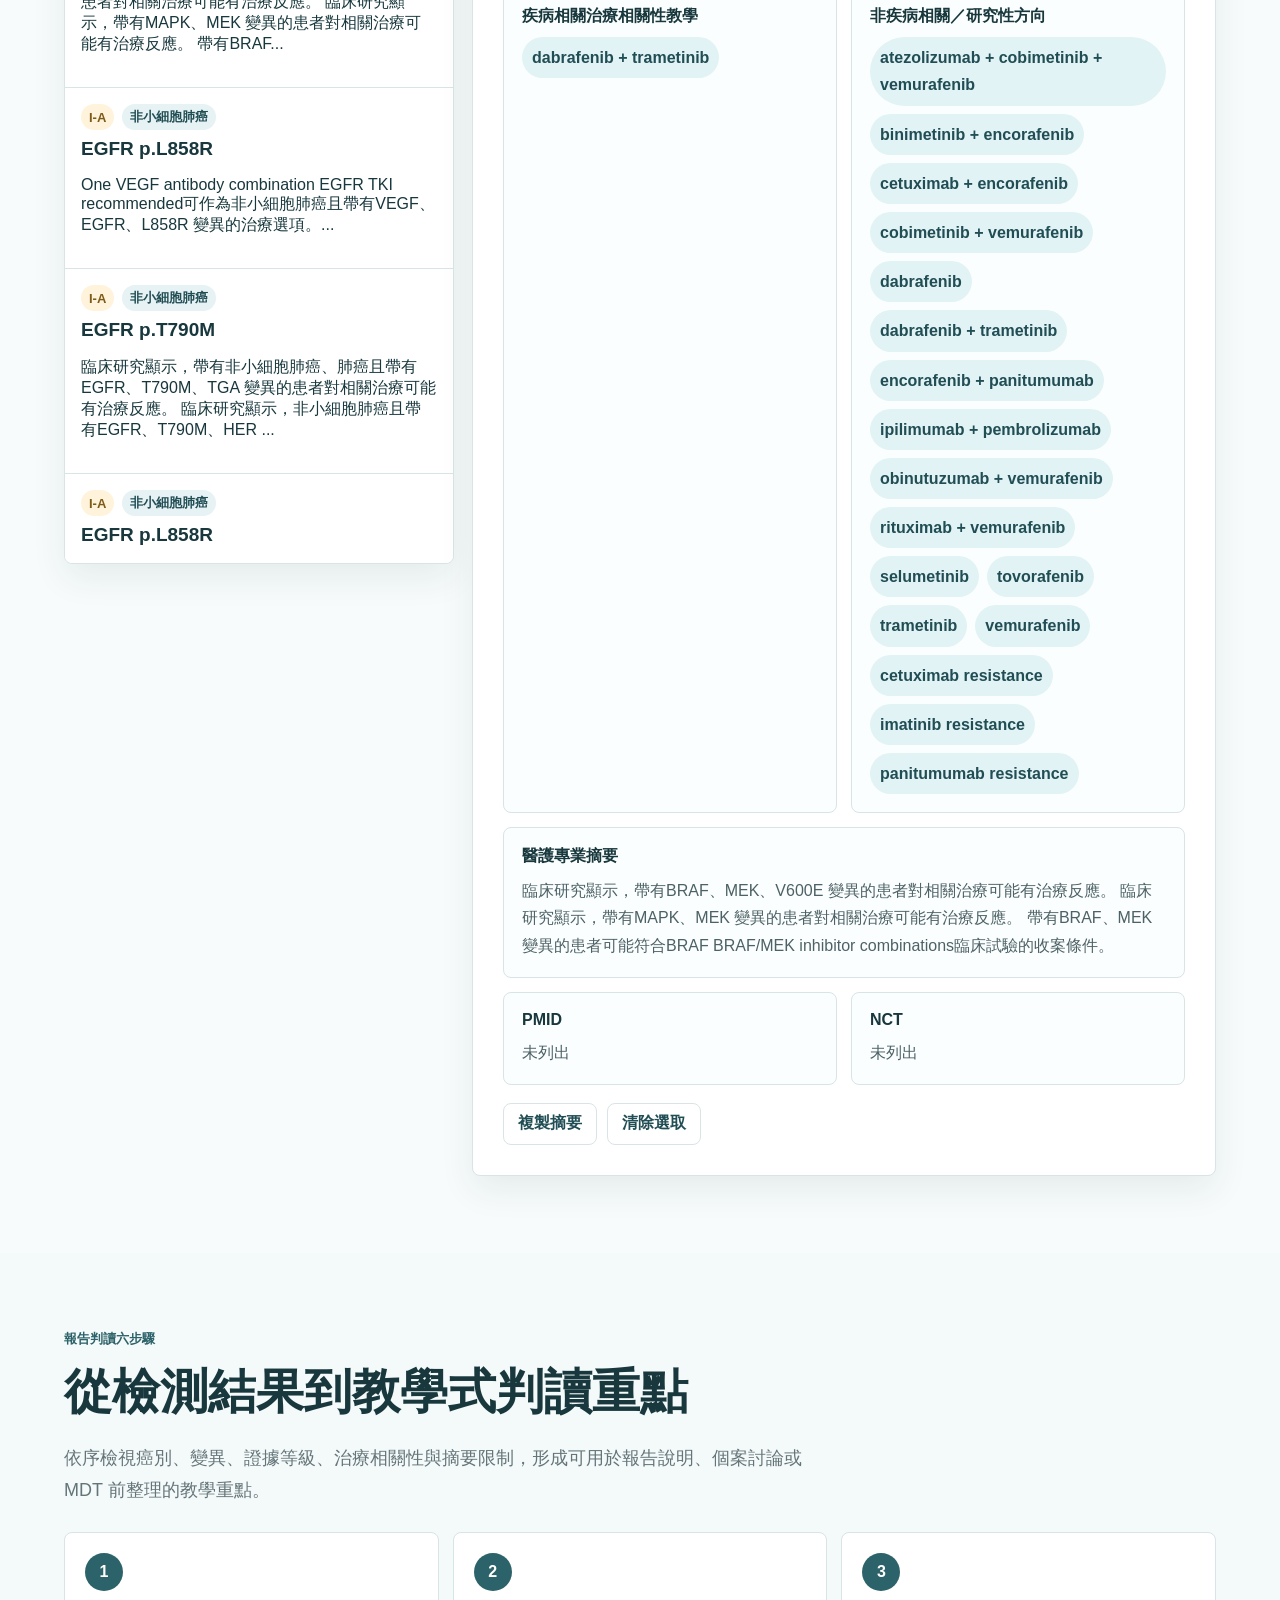
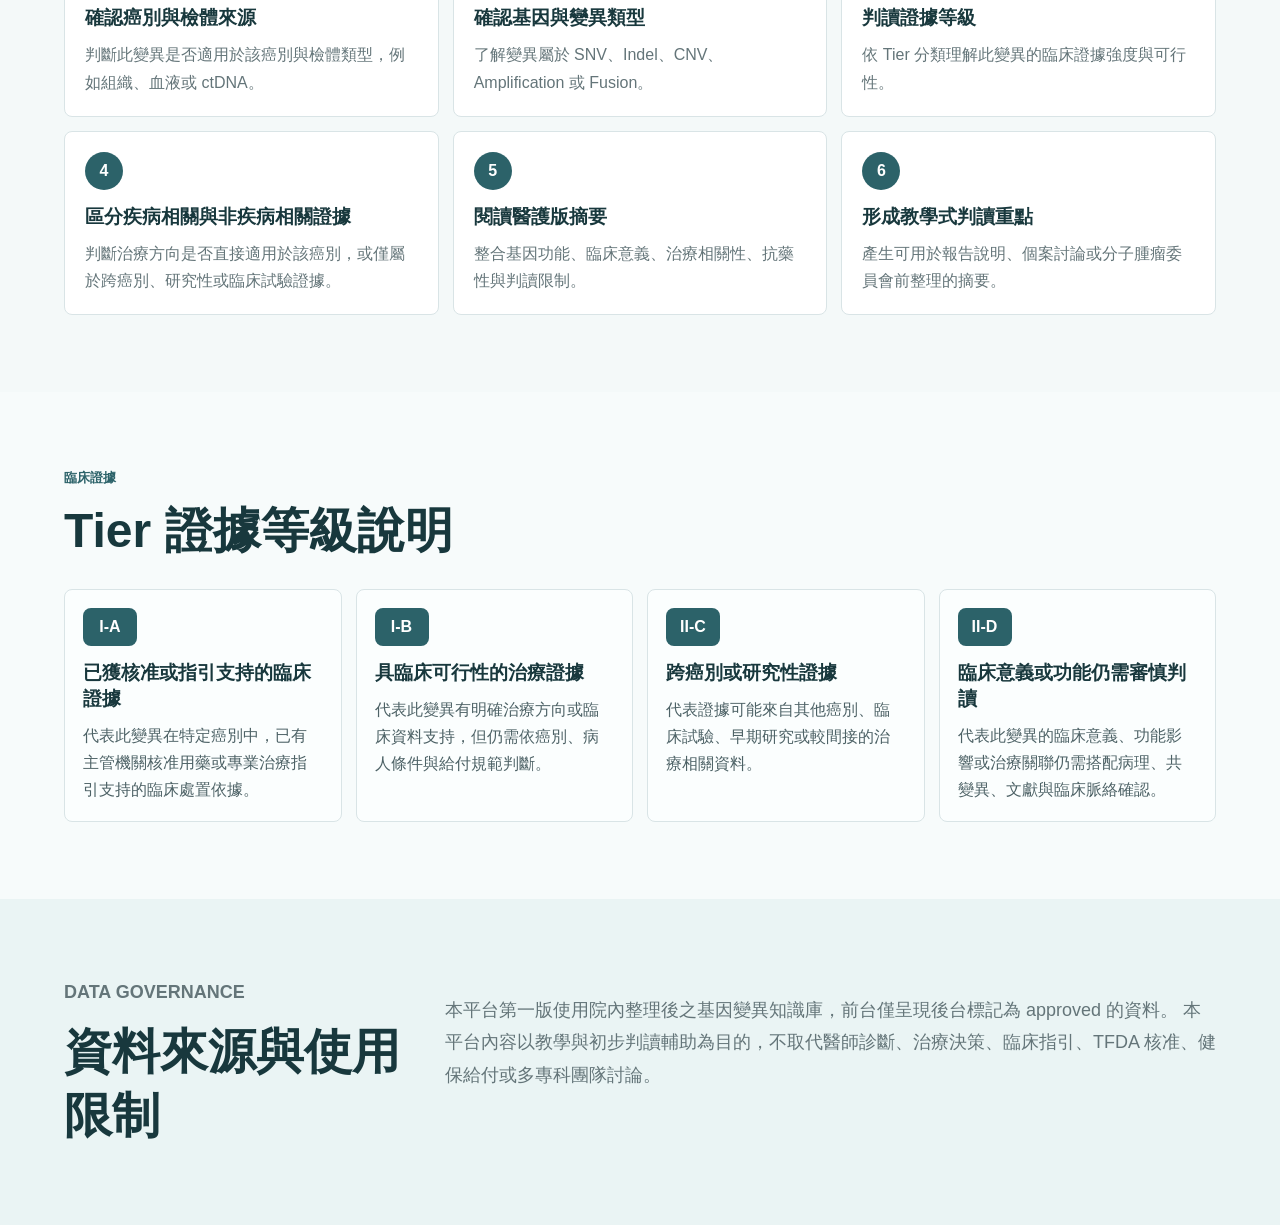
<file: web/index.html>
<!doctype html>
<html lang="zh-Hant">
  <head>
    <meta charset="utf-8" />
    <meta name="viewport" content="width=device-width, initial-scale=1" />
    <title>精準醫學檢驗報告判讀輔助教學平台</title>
    <meta
      name="description"
      content="以癌症基因檢測報告為核心，提供醫師、醫檢師與精準醫療團隊作為報告判讀訓練、分子檢測教育與臨床討論前整理之輔助工具。"
    />
    <link rel="stylesheet" href="./styles.css?v=20260623-2" />
  </head>
  <body>
    <header class="site-header">
      <a class="brand" href="#home" aria-label="回首頁">
        <span class="brand-mark">檢</span>
        <span>
          <strong>精準醫學檢驗報告教學</strong>
          <small>Precision Medicine Consultation</small>
        </span>
      </a>
      <nav class="top-nav" aria-label="主要導覽">
        <a href="#search">基因變異資料庫</a>
        <a href="#evidence">證據等級</a>
        <button class="link-button" id="openAssistantTop" type="button">AI 教學助理</button>
      </nav>
    </header>

    <main>
      <section class="hero" id="home">
        <canvas id="geneCanvas" aria-hidden="true"></canvas>
        <div class="hero-copy">
          <p class="eyebrow">一個協助醫師、醫檢師與精準醫療團隊理解癌症基因檢測報告的教學型判讀輔助平台。</p>
          <h1>精準醫學檢驗報告判讀輔助教學平台</h1>
          <p class="hero-lede">
            本平台以癌症基因檢測報告為核心，整合癌別、基因變異、變異類型、證據等級、治療相關性與醫護版摘要，
            提供醫師、醫檢師與精準醫療團隊作為報告判讀訓練、分子檢測教育與臨床討論前整理之輔助工具。
          </p>
          <div class="hero-actions">
            <a class="primary-action" href="#search">開始報告判讀練習</a>
            <button class="secondary-action" id="openAssistantHero" type="button">開啟 AI 報告判讀教學助理</button>
          </div>
          <p class="hero-note">
            本平台內容以教學與初步判讀輔助為目的，不取代醫師診斷、治療決策、臨床指引、TFDA 核准、健保給付或多專科團隊討論。
          </p>
          <div class="hero-metrics" aria-label="資料庫摘要">
            <span><strong id="metricRows">--</strong> 筆公開資料</span>
            <span><strong id="metricGenes">--</strong> 個基因</span>
            <span><strong id="metricCancers">--</strong> 種癌別</span>
          </div>
        </div>
      </section>

      <section class="quick-links" aria-label="功能入口">
        <a href="#search"><span>練</span><strong>開始報告判讀練習</strong><small>查癌別、基因、變異、Tier、可能相關藥物方向</small></a>
        <button type="button" id="openAssistantQuick"><span>AI</span><strong>AI 教學小助理</strong><small>產生醫護版解釋、民眾版解釋與判讀重點</small></button>
        <a href="#evidence"><span>證</span><strong>Tier 證據等級教學</strong><small>說明 I-A、I-B、II-C、II-D 的差異</small></a>
        <a href="#workflow"><span>步</span><strong>報告判讀流程範例</strong><small>以 NSCLC、EGFR、ERBB2、ALK、BRAF 等案例教學</small></a>
        <a href="#source"><span>限</span><strong>資料來源與使用限制</strong><small>本平台為教學與輔助工具，不是醫囑系統</small></a>
      </section>

      <section class="search-section" id="search">
        <div class="section-heading">
          <p class="eyebrow">基因變異資料庫</p>
          <h2>基因變異資料庫查詢</h2>
          <p>選擇癌別或基因，篩選已核准公開的後台資料，作為報告判讀訓練與臨床討論前整理。</p>
        </div>

        <div class="search-toolbar">
          <label>
            <span>癌別</span>
            <select id="cancerFilter">
              <option value="">全部癌別</option>
            </select>
          </label>
          <label>
            <span>基因</span>
            <select id="geneFilter">
              <option value="">全部基因</option>
            </select>
          </label>
        </div>

        <div class="result-layout">
          <aside class="result-list" aria-label="查詢結果">
            <div class="result-list-header">
              <strong id="resultCount">載入中</strong>
              <button id="resetFilters" type="button">清除</button>
            </div>
            <div id="resultCards" class="result-cards"></div>
          </aside>

          <article class="detail-panel" id="detailPanel" aria-live="polite">
            <div class="empty-state">
              <h3>選擇一筆基因變異</h3>
              <p>左側結果會顯示癌別、基因、Tier 與可能相關藥物方向。點選後可查看醫護版摘要，或交給 AI 報告判讀教學助理產生六卡片說明。</p>
            </div>
          </article>
        </div>
      </section>

      <section class="steps-section" id="workflow">
        <div class="section-heading">
          <p class="eyebrow">報告判讀六步驟</p>
          <h2>從檢測結果到教學式判讀重點</h2>
          <p>依序檢視癌別、變異、證據等級、治療相關性與摘要限制，形成可用於報告說明、個案討論或 MDT 前整理的教學重點。</p>
        </div>
        <div class="steps-grid">
          <article><span>1</span><h3>確認癌別與檢體來源</h3><p>判斷此變異是否適用於該癌別與檢體類型，例如組織、血液或 ctDNA。</p></article>
          <article><span>2</span><h3>確認基因與變異類型</h3><p>了解變異屬於 SNV、Indel、CNV、Amplification 或 Fusion。</p></article>
          <article><span>3</span><h3>判讀證據等級</h3><p>依 Tier 分類理解此變異的臨床證據強度與可行性。</p></article>
          <article><span>4</span><h3>區分疾病相關與非疾病相關證據</h3><p>判斷治療方向是否直接適用於該癌別，或僅屬於跨癌別、研究性或臨床試驗證據。</p></article>
          <article><span>5</span><h3>閱讀醫護版摘要</h3><p>整合基因功能、臨床意義、治療相關性、抗藥性與判讀限制。</p></article>
          <article><span>6</span><h3>形成教學式判讀重點</h3><p>產生可用於報告說明、個案討論或分子腫瘤委員會前整理的摘要。</p></article>
        </div>
      </section>

      <section class="evidence-section" id="evidence">
        <div class="section-heading">
          <p class="eyebrow">臨床證據</p>
          <h2>Tier 證據等級說明</h2>
        </div>
        <div class="tier-grid">
          <article>
            <span>I-A</span>
            <h3>已獲核准或指引支持的臨床證據</h3>
            <p>代表此變異在特定癌別中，已有主管機關核准用藥或專業治療指引支持的臨床處置依據。</p>
          </article>
          <article>
            <span>I-B</span>
            <h3>具臨床可行性的治療證據</h3>
            <p>代表此變異有明確治療方向或臨床資料支持，但仍需依癌別、病人條件與給付規範判斷。</p>
          </article>
          <article>
            <span>II-C</span>
            <h3>跨癌別或研究性證據</h3>
            <p>代表證據可能來自其他癌別、臨床試驗、早期研究或較間接的治療相關資料。</p>
          </article>
          <article>
            <span>II-D</span>
            <h3>臨床意義或功能仍需審慎判讀</h3>
            <p>代表此變異的臨床意義、功能影響或治療關聯仍需搭配病理、共變異、文獻與臨床脈絡確認。</p>
          </article>
        </div>
      </section>

      <section class="source-section" id="source">
        <div>
          <p class="eyebrow">Data Governance</p>
          <h2>資料來源與使用限制</h2>
        </div>
        <p>
          本平台第一版使用院內整理後之基因變異知識庫，前台僅呈現後台標記為 approved 的資料。
          本平台內容以教學與初步判讀輔助為目的，不取代醫師診斷、治療決策、臨床指引、TFDA 核准、健保給付或多專科團隊討論。
        </p>
      </section>
    </main>

    <button class="floating-ai" id="openAssistantFloat" type="button" aria-label="開啟 AI 報告判讀教學助理">AI</button>

    <aside class="assistant-drawer" id="assistantDrawer" aria-hidden="true">
      <div class="drawer-backdrop" id="closeAssistantBackdrop"></div>
      <section class="drawer-panel" aria-label="AI 報告判讀教學助理">
        <div class="drawer-header">
          <div>
            <p class="eyebrow">AI Assistant</p>
            <h2>AI 報告判讀教學助理</h2>
          </div>
          <button class="icon-button" id="closeAssistant" type="button" aria-label="關閉">×</button>
        </div>
        <div class="assistant-controls">
          <label>
            <span>查詢內容</span>
            <input id="assistantQuery" type="search" placeholder="輸入 EGFR L858R、KRAS wildtype、癌別或藥名" />
          </label>
          <button class="primary-action" id="assistantSearch" type="button">產生 AI 輔助教學摘要</button>
        </div>
        <div id="assistantResults" class="assistant-results">
          <p class="helper-text">請輸入查詢內容，或從左側資料庫結果點選「交給 AI 報告判讀教學助理」。</p>
        </div>
      </section>
    </aside>

    <script src="./app.js?v=20260623-2" type="module"></script>
  </body>
</html>
</file>
<file: styles.css>
:root {
  --ink: #18383d;
  --muted: #647579;
  --line: #d9e4e6;
  --soft: #eef6f6;
  --panel: rgba(255, 255, 255, 0.9);
  --teal: #2c6269;
  --teal-dark: #214d54;
  --cyan: #82c8cc;
  --coral: #da7b63;
  --gold: #c69b57;
  --white: #ffffff;
  --shadow: 0 18px 45px rgba(24, 56, 61, 0.14);
}

* {
  box-sizing: border-box;
}

html {
  scroll-behavior: smooth;
  max-width: 100%;
  overflow-x: hidden;
}

body {
  margin: 0;
  color: var(--ink);
  font-family: "Noto Sans TC", "Microsoft JhengHei", Arial, sans-serif;
  background: #f7fbfb;
  max-width: 100%;
  overflow-x: hidden;
}

button,
input,
select {
  font: inherit;
}

button,
a {
  -webkit-tap-highlight-color: transparent;
}

a {
  color: inherit;
  text-decoration: none;
}

.site-header {
  position: sticky;
  top: 0;
  z-index: 20;
  display: flex;
  align-items: center;
  justify-content: space-between;
  gap: 24px;
  min-height: 88px;
  padding: 18px clamp(20px, 5vw, 64px);
  border-bottom: 1px solid var(--line);
  background: rgba(255, 255, 255, 0.92);
  backdrop-filter: blur(18px);
}

.brand {
  display: flex;
  align-items: center;
  gap: 14px;
  min-width: 0;
}

.brand-mark {
  display: grid;
  width: 52px;
  height: 52px;
  place-items: center;
  border-radius: 12px;
  color: var(--white);
  background: var(--teal);
  font-weight: 800;
  font-size: 24px;
}

.brand strong,
.brand small {
  display: block;
  overflow-wrap: anywhere;
}

.brand strong {
  font-size: 22px;
  line-height: 1.2;
}

.brand small {
  margin-top: 3px;
  color: var(--muted);
  font-size: 15px;
}

.top-nav {
  display: flex;
  flex-wrap: wrap;
  align-items: center;
  justify-content: flex-end;
  gap: 10px 18px;
  color: #52666a;
  font-weight: 700;
  min-width: 0;
}

.link-button,
.top-nav a {
  border: 0;
  background: transparent;
  color: inherit;
  cursor: pointer;
  white-space: nowrap;
}

.hero {
  position: relative;
  display: grid;
  grid-template-columns: minmax(0, 1fr);
  min-height: calc(100vh - 88px);
  gap: clamp(28px, 4vw, 64px);
  align-items: center;
  overflow: hidden;
  padding: clamp(44px, 7vw, 96px) clamp(20px, 5vw, 72px);
  background:
    linear-gradient(90deg, rgba(247, 251, 251, 0.98) 0%, rgba(247, 251, 251, 0.88) 48%, rgba(247, 251, 251, 0.6) 100%),
    radial-gradient(circle at 78% 28%, rgba(130, 200, 204, 0.42), transparent 28%),
    linear-gradient(135deg, #f6fbfb 0%, #e3f0f1 52%, #d7e7e9 100%);
}

#geneCanvas {
  position: absolute;
  inset: 0;
  width: 100%;
  height: 100%;
  opacity: 0.72;
}

.hero-copy,
.hero-panel {
  position: relative;
  z-index: 1;
}

.hero-copy {
  max-width: 1080px;
  min-width: 0;
}

.eyebrow {
  margin: 0 0 12px;
  color: var(--teal);
  font-size: 13px;
  font-weight: 800;
  letter-spacing: 0;
  text-transform: uppercase;
}

.hero h1 {
  max-width: none;
  margin: 0;
  white-space: nowrap;
  font-size: clamp(28px, 5.7vw, 88px);
  line-height: 1.08;
  letter-spacing: 0;
}

.hero-lede {
  max-width: 820px;
  margin: 30px 0 0;
  color: #38585e;
  font-size: clamp(20px, 2.4vw, 30px);
  font-weight: 700;
  line-height: 1.7;
}

.hero-note {
  max-width: 880px;
  margin: 24px 0 0;
  padding: 14px 16px;
  border-left: 4px solid var(--coral);
  border-radius: 8px;
  background: rgba(255, 255, 255, 0.72);
  color: #4d6266;
  font-size: 16px;
  line-height: 1.7;
}

.hero-actions {
  display: flex;
  flex-wrap: wrap;
  gap: 18px;
  margin-top: 44px;
}

.primary-action,
.secondary-action,
.result-list-header button,
.icon-button {
  min-height: 48px;
  border-radius: 8px;
  border: 1px solid transparent;
  cursor: pointer;
  font-weight: 800;
}

.primary-action {
  padding: 0 28px;
  color: var(--white);
  background: var(--coral);
  box-shadow: 0 12px 24px rgba(218, 123, 99, 0.24);
}

.secondary-action {
  display: inline-flex;
  align-items: center;
  padding: 0 28px;
  color: var(--teal-dark);
  border-color: #aec4c7;
  background: rgba(255, 255, 255, 0.72);
}

.hero-metrics {
  display: flex;
  flex-wrap: wrap;
  gap: 12px;
  margin-top: 34px;
}

.hero-metrics span {
  padding: 10px 14px;
  border: 1px solid var(--line);
  border-radius: 8px;
  background: rgba(255, 255, 255, 0.72);
  color: var(--muted);
}

.hero-metrics strong {
  color: var(--teal-dark);
}

.hero-panel {
  justify-self: end;
  width: min(420px, 100%);
  padding: 24px;
  border: 1px solid rgba(255, 255, 255, 0.7);
  border-radius: 8px;
  background: rgba(255, 255, 255, 0.78);
  box-shadow: var(--shadow);
  backdrop-filter: blur(18px);
}

.panel-topline {
  display: flex;
  align-items: center;
  gap: 9px;
  color: var(--muted);
  font-weight: 800;
}

.status-dot {
  width: 11px;
  height: 11px;
  border-radius: 99px;
  background: #3fbf8a;
}

.dna-card {
  margin-top: 24px;
  padding: 24px;
  border-radius: 8px;
  background:
    linear-gradient(145deg, rgba(44, 98, 105, 0.94), rgba(31, 72, 78, 0.96)),
    repeating-linear-gradient(90deg, transparent 0 18px, rgba(255, 255, 255, 0.08) 18px 19px);
  color: var(--white);
}

.chip {
  display: inline-flex;
  padding: 6px 10px;
  border-radius: 999px;
  color: #18383d;
  background: #cdeef0;
  font-weight: 900;
  font-size: 13px;
}

.dna-card h2 {
  margin: 18px 0 10px;
  font-size: 28px;
}

.dna-card p {
  margin: 0;
  line-height: 1.7;
}

.mini-grid {
  display: grid;
  grid-template-columns: 1fr 1fr;
  gap: 12px;
  margin-top: 18px;
  padding: 18px;
  border-radius: 8px;
  background: var(--soft);
}

.mini-grid span {
  color: var(--muted);
}

.quick-links {
  display: grid;
  grid-template-columns: repeat(6, 1fr);
  gap: 1px;
  border-top: 1px solid var(--line);
  border-bottom: 1px solid var(--line);
  background: var(--line);
}

.quick-links a,
.quick-links button {
  display: flex;
  flex-direction: column;
  align-items: center;
  justify-content: center;
  gap: 8px;
  min-height: 162px;
  padding: 18px 12px;
  border: 0;
  background: var(--white);
  color: var(--teal-dark);
  cursor: pointer;
  font-weight: 900;
  font-size: 18px;
  text-align: center;
}

.quick-links span {
  display: grid;
  width: 52px;
  height: 52px;
  place-items: center;
  border: 2px solid var(--line);
  border-radius: 50%;
  background: var(--soft);
}

.quick-links strong {
  display: block;
}

.quick-links small {
  display: block;
  max-width: 220px;
  color: var(--muted);
  font-size: 14px;
  font-weight: 700;
  line-height: 1.5;
}

.search-section,
.evidence-section,
.steps-section,
.lesson-section,
.patient-section,
.source-section {
  padding: clamp(44px, 6vw, 84px) clamp(20px, 5vw, 72px);
}

.section-heading {
  max-width: 760px;
  margin-bottom: 26px;
}

.section-heading h2,
.source-section h2 {
  margin: 0;
  font-size: clamp(30px, 4vw, 48px);
}

.section-heading p:not(.eyebrow),
.source-section p {
  color: var(--muted);
  font-size: 18px;
  line-height: 1.8;
}

.lesson-section {
  background:
    linear-gradient(180deg, #ffffff 0%, #f4fafa 100%);
}

.lesson-block {
  margin-top: 26px;
  padding: clamp(18px, 3vw, 28px);
  border: 1px solid var(--line);
  border-radius: 8px;
  background: rgba(255, 255, 255, 0.92);
  box-shadow: 0 14px 34px rgba(24, 56, 61, 0.07);
}

.lesson-block-heading {
  display: flex;
  gap: 14px;
  align-items: start;
  margin-bottom: 18px;
}

.lesson-block-heading > span {
  display: grid;
  flex: 0 0 46px;
  width: 46px;
  height: 46px;
  place-items: center;
  border-radius: 8px;
  color: var(--white);
  background: var(--teal);
  font-weight: 900;
}

.lesson-block-heading h3 {
  margin: 0;
  font-size: clamp(24px, 3vw, 34px);
}

.lesson-block-heading p,
.lesson-card p,
.comparison-card dd,
.priority-list span,
.timeline-grid p,
.lesson-closing {
  color: var(--muted);
  line-height: 1.75;
}

.lesson-block-heading p {
  margin: 6px 0 0;
}

.teaching-reminder {
  margin: 16px 0 0;
  padding: 12px 14px;
  border-left: 4px solid var(--coral);
  border-radius: 8px;
  background: #fff7f4;
  color: #68524c;
  line-height: 1.7;
}

.lesson-grid,
.comparison-grid,
.timeline-grid,
.checklist-grid {
  display: grid;
  gap: 14px;
}

.five-layer-grid {
  grid-template-columns: repeat(5, minmax(0, 1fr));
}

.lesson-card,
.comparison-card,
.timeline-grid article {
  padding: 18px;
  border: 1px solid var(--line);
  border-radius: 8px;
  background: #fbfefe;
}

.lesson-card strong {
  display: inline-flex;
  min-height: 30px;
  align-items: center;
  padding: 4px 10px;
  border-radius: 999px;
  color: var(--teal-dark);
  background: #e1f3f4;
}

.lesson-card h4,
.comparison-card h4 {
  margin: 14px 0 8px;
  font-size: 20px;
}

.lesson-card p,
.comparison-card dl,
.comparison-card dd,
.timeline-grid p,
.lesson-closing {
  margin: 0;
}

.comparison-grid {
  grid-template-columns: repeat(2, minmax(0, 1fr));
}

.comparison-card h4 {
  font-size: 24px;
}

.comparison-card dt {
  margin-top: 14px;
  color: var(--teal-dark);
  font-weight: 900;
}

.comparison-card dt:first-child {
  margin-top: 0;
}

.comparison-card dd {
  margin: 4px 0 0;
}

.priority-list {
  display: grid;
  gap: 10px;
  margin: 0;
  padding: 0;
  list-style: none;
  counter-reset: priority;
}

.priority-list li {
  counter-increment: priority;
  display: grid;
  grid-template-columns: 54px minmax(160px, 0.35fr) minmax(0, 1fr);
  gap: 14px;
  align-items: center;
  padding: 14px;
  border: 1px solid var(--line);
  border-radius: 8px;
  background: #fbfefe;
}

.priority-list li::before {
  content: counter(priority);
  display: grid;
  width: 42px;
  height: 42px;
  place-items: center;
  border-radius: 50%;
  color: var(--white);
  background: var(--coral);
  font-weight: 900;
}

.priority-list strong {
  color: var(--teal-dark);
  font-size: 18px;
}

.timeline-grid {
  grid-template-columns: repeat(4, minmax(0, 1fr));
}

.timeline-grid article {
  position: relative;
  overflow: hidden;
}

.timeline-grid article::before {
  content: "";
  position: absolute;
  inset: 0 auto 0 0;
  width: 5px;
  background: var(--cyan);
}

.timeline-grid span {
  display: block;
  margin-bottom: 10px;
  color: var(--teal-dark);
  font-size: 20px;
  font-weight: 900;
}

.checklist-grid {
  grid-template-columns: repeat(2, minmax(0, 1fr));
}

.checklist-grid label {
  display: flex;
  gap: 12px;
  align-items: flex-start;
  min-height: 72px;
  padding: 16px;
  border: 1px solid var(--line);
  border-radius: 8px;
  background: #fbfefe;
  color: var(--teal-dark);
  font-weight: 800;
  line-height: 1.55;
}

.checklist-grid input {
  flex: 0 0 auto;
  width: 20px;
  min-height: 20px;
  margin-top: 2px;
  accent-color: var(--teal);
}

.lesson-closing {
  margin-top: 18px;
  padding: 16px;
  border-radius: 8px;
  background: var(--soft);
  color: var(--teal-dark);
  font-weight: 800;
}

.patient-section {
  background:
    linear-gradient(180deg, #f5fbfb 0%, #ffffff 48%, #f7fbfb 100%);
}

.patient-module {
  margin-top: 24px;
  padding: clamp(18px, 3vw, 28px);
  border: 1px solid var(--line);
  border-radius: 8px;
  background: rgba(255, 255, 255, 0.94);
  box-shadow: 0 14px 34px rgba(24, 56, 61, 0.07);
}

.limitation-module {
  border-color: rgba(218, 123, 99, 0.5);
  background: #fffaf8;
}

.scenario-grid,
.cancer-icon-grid,
.patient-flow,
.warning-grid,
.faq-list {
  display: grid;
  gap: 14px;
}

.scenario-grid {
  grid-template-columns: repeat(4, minmax(0, 1fr));
}

.scenario-grid article,
.warning-grid article {
  padding: 18px;
  border: 1px solid var(--line);
  border-radius: 8px;
  background: #fbfefe;
}

.scenario-grid strong {
  display: inline-flex;
  padding: 5px 10px;
  border-radius: 999px;
  color: var(--teal-dark);
  background: #e1f3f4;
}

.scenario-grid h4,
.warning-grid h4,
.patient-flow h4 {
  margin: 12px 0 8px;
  font-size: 19px;
}

.scenario-grid p,
.warning-grid p,
.patient-flow p,
.patient-update,
.faq-list p {
  margin: 0;
  color: var(--muted);
  line-height: 1.7;
}

.cancer-icon-grid {
  grid-template-columns: repeat(7, minmax(0, 1fr));
}

.cancer-icon-grid article {
  display: grid;
  gap: 10px;
  justify-items: center;
  min-height: 132px;
  padding: 18px 10px;
  border: 1px solid var(--line);
  border-radius: 8px;
  background: #fbfefe;
  text-align: center;
}

.cancer-icon-grid span {
  display: grid;
  width: 58px;
  height: 58px;
  place-items: center;
  border-radius: 50%;
  color: var(--white);
  background: var(--teal);
  font-size: 22px;
  font-weight: 900;
}

.cancer-icon-grid strong {
  color: var(--teal-dark);
}

.patient-flow {
  grid-template-columns: repeat(5, minmax(0, 1fr));
}

.patient-flow article {
  position: relative;
  padding: 18px;
  border: 1px solid var(--line);
  border-radius: 8px;
  background: #fbfefe;
}

.patient-flow article:not(:last-child)::after {
  content: "";
  position: absolute;
  top: 34px;
  right: -15px;
  width: 16px;
  height: 2px;
  background: var(--cyan);
}

.patient-flow span,
.warning-grid strong {
  display: grid;
  width: 36px;
  height: 36px;
  place-items: center;
  border-radius: 50%;
  color: var(--white);
  background: var(--teal);
  font-weight: 900;
}

.warning-grid {
  grid-template-columns: repeat(4, minmax(0, 1fr));
}

.warning-grid article {
  border-color: rgba(218, 123, 99, 0.36);
}

.warning-grid strong {
  background: var(--coral);
}

.table-wrap {
  width: 100%;
  overflow-x: auto;
  border: 1px solid var(--line);
  border-radius: 8px;
  background: var(--white);
}

.panel-table {
  width: 100%;
  min-width: 760px;
  border-collapse: collapse;
}

.panel-table th,
.panel-table td {
  padding: 14px;
  border-bottom: 1px solid var(--line);
  text-align: left;
  vertical-align: top;
}

.panel-table th {
  color: var(--teal-dark);
  background: var(--soft);
  font-weight: 900;
}

.panel-table tr:last-child td {
  border-bottom: 0;
}

.patient-update {
  margin-top: 12px;
  padding: 12px 14px;
  border-radius: 8px;
  background: var(--soft);
}

.faq-list {
  grid-template-columns: repeat(2, minmax(0, 1fr));
}

.faq-list details {
  border: 1px solid var(--line);
  border-radius: 8px;
  background: #fbfefe;
}

.faq-list summary {
  min-height: 56px;
  padding: 16px;
  color: var(--teal-dark);
  cursor: pointer;
  font-weight: 900;
  line-height: 1.5;
}

.faq-list p {
  padding: 0 16px 16px;
}

.search-toolbar {
  display: grid;
  grid-template-columns: repeat(2, minmax(220px, 1fr));
  gap: 12px;
  margin-bottom: 20px;
}

.search-toolbar label,
.assistant-controls label {
  display: grid;
  gap: 7px;
}

.search-toolbar span,
.assistant-controls span {
  color: var(--muted);
  font-size: 14px;
  font-weight: 800;
}

input,
select {
  width: 100%;
  min-height: 48px;
  padding: 0 14px;
  border: 1px solid #c5d6d9;
  border-radius: 8px;
  color: var(--ink);
  background: var(--white);
}

.result-layout {
  display: grid;
  grid-template-columns: minmax(300px, 390px) minmax(0, 1fr);
  gap: 18px;
  align-items: start;
}

.result-list,
.detail-panel {
  border: 1px solid var(--line);
  border-radius: 8px;
  background: var(--white);
  box-shadow: 0 14px 34px rgba(24, 56, 61, 0.08);
}

.result-list {
  overflow: hidden;
}

.result-list-header {
  display: flex;
  align-items: center;
  justify-content: space-between;
  padding: 16px;
  border-bottom: 1px solid var(--line);
}

.result-list-header button {
  min-height: 36px;
  padding: 0 12px;
  color: var(--teal-dark);
  border-color: var(--line);
  background: var(--soft);
}

.result-cards {
  max-height: 680px;
  overflow: auto;
}

.result-card {
  display: block;
  width: 100%;
  padding: 16px;
  border: 0;
  border-bottom: 1px solid var(--line);
  background: var(--white);
  color: var(--ink);
  text-align: left;
  cursor: pointer;
}

.result-card:hover,
.result-card.is-active {
  background: #f0f8f8;
}

.result-card h3 {
  margin: 8px 0 8px;
  font-size: 19px;
}

.meta-line {
  display: flex;
  flex-wrap: wrap;
  gap: 8px;
}

.badge {
  display: inline-flex;
  align-items: center;
  min-height: 26px;
  padding: 3px 8px;
  border-radius: 999px;
  background: #e6f2f3;
  color: var(--teal-dark);
  font-size: 13px;
  font-weight: 900;
}

.badge.gold {
  background: #fff3db;
  color: #7d5b18;
}

.detail-panel {
  min-height: 560px;
  padding: clamp(18px, 3vw, 30px);
}

.empty-state {
  display: grid;
  min-height: 500px;
  place-content: center;
  text-align: center;
  color: var(--muted);
}

.detail-title {
  display: flex;
  align-items: start;
  justify-content: space-between;
  gap: 18px;
  margin-bottom: 20px;
}

.detail-title h3 {
  margin: 0 0 8px;
  font-size: clamp(28px, 3vw, 42px);
}

.detail-grid,
.assistant-card-grid,
.tier-grid {
  display: grid;
  grid-template-columns: repeat(2, minmax(0, 1fr));
  gap: 14px;
}

.info-card,
.assistant-card,
.tier-grid article {
  padding: 18px;
  border: 1px solid var(--line);
  border-radius: 8px;
  background: #fbfefe;
}

.info-card.wide {
  grid-column: 1 / -1;
}

.info-card h4,
.assistant-card h3,
.tier-grid h3 {
  margin: 0 0 10px;
}

.info-card p,
.assistant-card p,
.tier-grid p {
  margin: 0;
  color: #4d6266;
  line-height: 1.7;
}

.drug-list {
  display: flex;
  flex-wrap: wrap;
  gap: 8px;
}

.drug-list span {
  padding: 7px 10px;
  border-radius: 999px;
  color: #214d54;
  background: #e1f3f4;
  font-weight: 800;
}

.detail-actions {
  display: flex;
  flex-wrap: wrap;
  gap: 10px;
  margin-top: 18px;
}

.text-action {
  min-height: 42px;
  padding: 0 14px;
  border: 1px solid var(--line);
  border-radius: 8px;
  background: var(--white);
  color: var(--teal-dark);
  cursor: pointer;
  font-weight: 800;
}

.tier-grid {
  grid-template-columns: repeat(4, 1fr);
}

.steps-section {
  background: #f4f9f9;
}

.steps-grid {
  display: grid;
  grid-template-columns: repeat(3, minmax(0, 1fr));
  gap: 14px;
}

.steps-grid article {
  padding: 20px;
  border: 1px solid var(--line);
  border-radius: 8px;
  background: var(--white);
}

.steps-grid span {
  display: inline-grid;
  width: 38px;
  height: 38px;
  place-items: center;
  margin-bottom: 14px;
  border-radius: 50%;
  background: var(--teal);
  color: var(--white);
  font-weight: 900;
}

.steps-grid h3 {
  margin: 0 0 10px;
}

.steps-grid p {
  margin: 0;
  color: var(--muted);
  line-height: 1.7;
}

.tier-grid article span {
  display: inline-grid;
  min-width: 54px;
  min-height: 38px;
  place-items: center;
  margin-bottom: 14px;
  border-radius: 8px;
  background: var(--teal);
  color: var(--white);
  font-weight: 900;
}

.source-section {
  display: grid;
  grid-template-columns: minmax(240px, 0.45fr) minmax(0, 1fr);
  gap: 34px;
  background: #eaf4f4;
}

.floating-ai {
  position: fixed;
  right: 28px;
  bottom: 28px;
  z-index: 19;
  width: 78px;
  height: 78px;
  border: 0;
  border-radius: 50%;
  background: var(--coral);
  color: var(--white);
  box-shadow: 0 16px 32px rgba(218, 123, 99, 0.35);
  cursor: pointer;
  font-size: 22px;
  font-weight: 900;
}

.assistant-drawer {
  position: fixed;
  inset: 0;
  z-index: 40;
  display: none;
}

.assistant-drawer.is-open {
  display: block;
}

.drawer-backdrop {
  position: absolute;
  inset: 0;
  background: rgba(15, 35, 39, 0.42);
}

.drawer-panel {
  position: absolute;
  top: 0;
  right: 0;
  display: flex;
  flex-direction: column;
  width: min(720px, 100%);
  height: 100%;
  overflow: auto;
  padding: 24px;
  background: #f8fbfb;
  box-shadow: -18px 0 45px rgba(24, 56, 61, 0.18);
}

.drawer-header {
  display: flex;
  align-items: start;
  justify-content: space-between;
  gap: 18px;
  padding-bottom: 18px;
  border-bottom: 1px solid var(--line);
}

.drawer-header h2 {
  margin: 0;
  font-size: 34px;
}

.icon-button {
  width: 44px;
  min-height: 44px;
  border-color: var(--line);
  background: var(--white);
  color: var(--ink);
  font-size: 28px;
}

.assistant-controls {
  display: grid;
  grid-template-columns: minmax(0, 1fr) auto;
  gap: 12px;
  align-items: end;
  margin: 20px 0;
}

.assistant-quick-actions {
  display: flex;
  flex-wrap: wrap;
  gap: 8px;
  margin: -8px 0 18px;
}

.assistant-quick-actions button {
  min-height: 38px;
  padding: 0 12px;
  border: 1px solid var(--line);
  border-radius: 999px;
  background: var(--white);
  color: var(--teal-dark);
  cursor: pointer;
  font-weight: 800;
}

.assistant-quick-actions button.is-active {
  border-color: var(--teal);
  background: #e1f3f4;
}

.assistant-results {
  display: grid;
  gap: 14px;
}

.helper-text {
  padding: 18px;
  border: 1px dashed #b8cccf;
  border-radius: 8px;
  color: var(--muted);
  background: var(--white);
}

.assistant-card-grid {
  grid-template-columns: 1fr;
}

.assistant-card {
  border-left: 5px solid var(--teal);
}

.assistant-card:nth-child(3) {
  border-left-color: var(--gold);
}

.assistant-card:nth-child(5) {
  border-left-color: var(--coral);
}

.assistant-card ul {
  margin: 0;
  padding-left: 20px;
  color: #4d6266;
  line-height: 1.8;
}

.no-results {
  padding: 20px;
  color: var(--muted);
}

@media (max-width: 1040px) {
  .hero {
    grid-template-columns: 1fr;
  }

  .hero h1 {
    max-width: 100%;
    white-space: normal;
    overflow-wrap: break-word;
  }

  .hero-panel {
    justify-self: start;
  }

  .quick-links,
  .steps-grid,
  .tier-grid,
  .five-layer-grid,
  .timeline-grid,
  .scenario-grid,
  .cancer-icon-grid,
  .patient-flow,
  .warning-grid,
  .faq-list {
    grid-template-columns: repeat(2, minmax(0, 1fr));
  }

  .patient-flow article:not(:last-child)::after {
    display: none;
  }

  .search-toolbar,
  .result-layout,
  .source-section {
    grid-template-columns: 1fr;
  }
}

@media (max-width: 720px) {
  .site-header {
    align-items: start;
    flex-direction: column;
    gap: 14px;
    min-height: 0;
    padding: 14px 16px;
  }

  .brand {
    gap: 12px;
  }

  .brand-mark {
    width: 48px;
    height: 48px;
    border-radius: 10px;
    font-size: 22px;
  }

  .brand strong {
    font-size: 22px;
  }

  .brand small {
    font-size: 14px;
  }

  .top-nav {
    width: 100%;
    justify-content: flex-start;
    gap: 8px 14px;
    font-size: 14px;
    line-height: 1.4;
  }

  .hero {
    min-height: auto;
    padding: 34px 18px 40px;
  }

  .hero h1 {
    max-width: 100%;
    white-space: normal;
    font-size: clamp(30px, 10vw, 42px);
    line-height: 1.18;
    overflow-wrap: break-word;
  }

  .hero-lede {
    max-width: 100%;
    margin-top: 22px;
    font-size: 18px;
    line-height: 1.75;
  }

  .hero-note {
    max-width: 100%;
    font-size: 15px;
  }

  .hero-actions {
    gap: 12px;
    margin-top: 30px;
  }

  .primary-action,
  .secondary-action {
    width: 100%;
    justify-content: center;
    text-align: center;
    padding: 0 16px;
  }

  .hero-metrics span {
    flex: 1 1 100%;
  }

  .quick-links,
  .detail-grid,
  .tier-grid,
  .steps-grid,
  .five-layer-grid,
  .comparison-grid,
  .timeline-grid,
  .checklist-grid,
  .scenario-grid,
  .cancer-icon-grid,
  .patient-flow,
  .warning-grid,
  .faq-list,
  .search-toolbar,
  .assistant-controls {
    grid-template-columns: 1fr;
  }

  .lesson-block-heading {
    flex-direction: column;
  }

  .priority-list li {
    grid-template-columns: 42px minmax(0, 1fr);
  }

  .priority-list span {
    grid-column: 2;
  }

  .quick-links a,
  .quick-links button {
    min-height: 88px;
  }

  .floating-ai {
    right: 18px;
    bottom: 18px;
    width: 64px;
    height: 64px;
  }
}
</file>
<file: web/styles.css>
:root {
  --ink: #18383d;
  --muted: #647579;
  --line: #d9e4e6;
  --soft: #eef6f6;
  --panel: rgba(255, 255, 255, 0.9);
  --teal: #2c6269;
  --teal-dark: #214d54;
  --cyan: #82c8cc;
  --coral: #da7b63;
  --gold: #c69b57;
  --white: #ffffff;
  --shadow: 0 18px 45px rgba(24, 56, 61, 0.14);
}

* {
  box-sizing: border-box;
}

html {
  scroll-behavior: smooth;
}

body {
  margin: 0;
  color: var(--ink);
  font-family: "Noto Sans TC", "Microsoft JhengHei", Arial, sans-serif;
  background: #f7fbfb;
}

button,
input,
select {
  font: inherit;
}

button,
a {
  -webkit-tap-highlight-color: transparent;
}

a {
  color: inherit;
  text-decoration: none;
}

.site-header {
  position: sticky;
  top: 0;
  z-index: 20;
  display: flex;
  align-items: center;
  justify-content: space-between;
  gap: 24px;
  min-height: 88px;
  padding: 18px clamp(20px, 5vw, 64px);
  border-bottom: 1px solid var(--line);
  background: rgba(255, 255, 255, 0.92);
  backdrop-filter: blur(18px);
}

.brand {
  display: flex;
  align-items: center;
  gap: 14px;
}

.brand-mark {
  display: grid;
  width: 52px;
  height: 52px;
  place-items: center;
  border-radius: 12px;
  color: var(--white);
  background: var(--teal);
  font-weight: 800;
  font-size: 24px;
}

.brand strong,
.brand small {
  display: block;
}

.brand strong {
  font-size: 22px;
  line-height: 1.2;
}

.brand small {
  margin-top: 3px;
  color: var(--muted);
  font-size: 15px;
}

.top-nav {
  display: flex;
  align-items: center;
  gap: 22px;
  color: #52666a;
  font-weight: 700;
}

.link-button,
.top-nav a {
  border: 0;
  background: transparent;
  color: inherit;
  cursor: pointer;
}

.hero {
  position: relative;
  display: grid;
  grid-template-columns: minmax(0, 1fr);
  min-height: calc(100vh - 88px);
  gap: clamp(28px, 4vw, 64px);
  align-items: center;
  overflow: hidden;
  padding: clamp(44px, 7vw, 96px) clamp(20px, 5vw, 72px);
  background:
    linear-gradient(90deg, rgba(247, 251, 251, 0.98) 0%, rgba(247, 251, 251, 0.88) 48%, rgba(247, 251, 251, 0.6) 100%),
    radial-gradient(circle at 78% 28%, rgba(130, 200, 204, 0.42), transparent 28%),
    linear-gradient(135deg, #f6fbfb 0%, #e3f0f1 52%, #d7e7e9 100%);
}

#geneCanvas {
  position: absolute;
  inset: 0;
  width: 100%;
  height: 100%;
  opacity: 0.72;
}

.hero-copy,
.hero-panel {
  position: relative;
  z-index: 1;
}

.hero-copy {
  max-width: 1080px;
}

.eyebrow {
  margin: 0 0 12px;
  color: var(--teal);
  font-size: 13px;
  font-weight: 800;
  letter-spacing: 0;
  text-transform: uppercase;
}

.hero h1 {
  max-width: none;
  margin: 0;
  white-space: nowrap;
  font-size: clamp(28px, 5.7vw, 88px);
  line-height: 1.08;
  letter-spacing: 0;
}

.hero-lede {
  max-width: 820px;
  margin: 30px 0 0;
  color: #38585e;
  font-size: clamp(20px, 2.4vw, 30px);
  font-weight: 700;
  line-height: 1.7;
}

.hero-note {
  max-width: 880px;
  margin: 24px 0 0;
  padding: 14px 16px;
  border-left: 4px solid var(--coral);
  border-radius: 8px;
  background: rgba(255, 255, 255, 0.72);
  color: #4d6266;
  font-size: 16px;
  line-height: 1.7;
}

.hero-actions {
  display: flex;
  flex-wrap: wrap;
  gap: 18px;
  margin-top: 44px;
}

.primary-action,
.secondary-action,
.result-list-header button,
.icon-button {
  min-height: 48px;
  border-radius: 8px;
  border: 1px solid transparent;
  cursor: pointer;
  font-weight: 800;
}

.primary-action {
  padding: 0 28px;
  color: var(--white);
  background: var(--coral);
  box-shadow: 0 12px 24px rgba(218, 123, 99, 0.24);
}

.secondary-action {
  display: inline-flex;
  align-items: center;
  padding: 0 28px;
  color: var(--teal-dark);
  border-color: #aec4c7;
  background: rgba(255, 255, 255, 0.72);
}

.hero-metrics {
  display: flex;
  flex-wrap: wrap;
  gap: 12px;
  margin-top: 34px;
}

.hero-metrics span {
  padding: 10px 14px;
  border: 1px solid var(--line);
  border-radius: 8px;
  background: rgba(255, 255, 255, 0.72);
  color: var(--muted);
}

.hero-metrics strong {
  color: var(--teal-dark);
}

.hero-panel {
  justify-self: end;
  width: min(420px, 100%);
  padding: 24px;
  border: 1px solid rgba(255, 255, 255, 0.7);
  border-radius: 8px;
  background: rgba(255, 255, 255, 0.78);
  box-shadow: var(--shadow);
  backdrop-filter: blur(18px);
}

.panel-topline {
  display: flex;
  align-items: center;
  gap: 9px;
  color: var(--muted);
  font-weight: 800;
}

.status-dot {
  width: 11px;
  height: 11px;
  border-radius: 99px;
  background: #3fbf8a;
}

.dna-card {
  margin-top: 24px;
  padding: 24px;
  border-radius: 8px;
  background:
    linear-gradient(145deg, rgba(44, 98, 105, 0.94), rgba(31, 72, 78, 0.96)),
    repeating-linear-gradient(90deg, transparent 0 18px, rgba(255, 255, 255, 0.08) 18px 19px);
  color: var(--white);
}

.chip {
  display: inline-flex;
  padding: 6px 10px;
  border-radius: 999px;
  color: #18383d;
  background: #cdeef0;
  font-weight: 900;
  font-size: 13px;
}

.dna-card h2 {
  margin: 18px 0 10px;
  font-size: 28px;
}

.dna-card p {
  margin: 0;
  line-height: 1.7;
}

.mini-grid {
  display: grid;
  grid-template-columns: 1fr 1fr;
  gap: 12px;
  margin-top: 18px;
  padding: 18px;
  border-radius: 8px;
  background: var(--soft);
}

.mini-grid span {
  color: var(--muted);
}

.quick-links {
  display: grid;
  grid-template-columns: repeat(5, 1fr);
  gap: 1px;
  border-top: 1px solid var(--line);
  border-bottom: 1px solid var(--line);
  background: var(--line);
}

.quick-links a,
.quick-links button {
  display: flex;
  flex-direction: column;
  align-items: center;
  justify-content: center;
  gap: 8px;
  min-height: 162px;
  padding: 18px 12px;
  border: 0;
  background: var(--white);
  color: var(--teal-dark);
  cursor: pointer;
  font-weight: 900;
  font-size: 18px;
  text-align: center;
}

.quick-links span {
  display: grid;
  width: 52px;
  height: 52px;
  place-items: center;
  border: 2px solid var(--line);
  border-radius: 50%;
  background: var(--soft);
}

.quick-links strong {
  display: block;
}

.quick-links small {
  display: block;
  max-width: 220px;
  color: var(--muted);
  font-size: 14px;
  font-weight: 700;
  line-height: 1.5;
}

.search-section,
.evidence-section,
.steps-section,
.source-section {
  padding: clamp(44px, 6vw, 84px) clamp(20px, 5vw, 72px);
}

.section-heading {
  max-width: 760px;
  margin-bottom: 26px;
}

.section-heading h2,
.source-section h2 {
  margin: 0;
  font-size: clamp(30px, 4vw, 48px);
}

.section-heading p:not(.eyebrow),
.source-section p {
  color: var(--muted);
  font-size: 18px;
  line-height: 1.8;
}

.search-toolbar {
  display: grid;
  grid-template-columns: repeat(2, minmax(220px, 1fr));
  gap: 12px;
  margin-bottom: 20px;
}

.search-toolbar label,
.assistant-controls label {
  display: grid;
  gap: 7px;
}

.search-toolbar span,
.assistant-controls span {
  color: var(--muted);
  font-size: 14px;
  font-weight: 800;
}

input,
select {
  width: 100%;
  min-height: 48px;
  padding: 0 14px;
  border: 1px solid #c5d6d9;
  border-radius: 8px;
  color: var(--ink);
  background: var(--white);
}

.result-layout {
  display: grid;
  grid-template-columns: minmax(300px, 390px) minmax(0, 1fr);
  gap: 18px;
  align-items: start;
}

.result-list,
.detail-panel {
  border: 1px solid var(--line);
  border-radius: 8px;
  background: var(--white);
  box-shadow: 0 14px 34px rgba(24, 56, 61, 0.08);
}

.result-list {
  overflow: hidden;
}

.result-list-header {
  display: flex;
  align-items: center;
  justify-content: space-between;
  padding: 16px;
  border-bottom: 1px solid var(--line);
}

.result-list-header button {
  min-height: 36px;
  padding: 0 12px;
  color: var(--teal-dark);
  border-color: var(--line);
  background: var(--soft);
}

.result-cards {
  max-height: 680px;
  overflow: auto;
}

.result-card {
  display: block;
  width: 100%;
  padding: 16px;
  border: 0;
  border-bottom: 1px solid var(--line);
  background: var(--white);
  color: var(--ink);
  text-align: left;
  cursor: pointer;
}

.result-card:hover,
.result-card.is-active {
  background: #f0f8f8;
}

.result-card h3 {
  margin: 8px 0 8px;
  font-size: 19px;
}

.meta-line {
  display: flex;
  flex-wrap: wrap;
  gap: 8px;
}

.badge {
  display: inline-flex;
  align-items: center;
  min-height: 26px;
  padding: 3px 8px;
  border-radius: 999px;
  background: #e6f2f3;
  color: var(--teal-dark);
  font-size: 13px;
  font-weight: 900;
}

.badge.gold {
  background: #fff3db;
  color: #7d5b18;
}

.detail-panel {
  min-height: 560px;
  padding: clamp(18px, 3vw, 30px);
}

.empty-state {
  display: grid;
  min-height: 500px;
  place-content: center;
  text-align: center;
  color: var(--muted);
}

.detail-title {
  display: flex;
  align-items: start;
  justify-content: space-between;
  gap: 18px;
  margin-bottom: 20px;
}

.detail-title h3 {
  margin: 0 0 8px;
  font-size: clamp(28px, 3vw, 42px);
}

.detail-grid,
.assistant-card-grid,
.tier-grid {
  display: grid;
  grid-template-columns: repeat(2, minmax(0, 1fr));
  gap: 14px;
}

.info-card,
.assistant-card,
.tier-grid article {
  padding: 18px;
  border: 1px solid var(--line);
  border-radius: 8px;
  background: #fbfefe;
}

.info-card.wide {
  grid-column: 1 / -1;
}

.info-card h4,
.assistant-card h3,
.tier-grid h3 {
  margin: 0 0 10px;
}

.info-card p,
.assistant-card p,
.tier-grid p {
  margin: 0;
  color: #4d6266;
  line-height: 1.7;
}

.drug-list {
  display: flex;
  flex-wrap: wrap;
  gap: 8px;
}

.drug-list span {
  padding: 7px 10px;
  border-radius: 999px;
  color: #214d54;
  background: #e1f3f4;
  font-weight: 800;
}

.detail-actions {
  display: flex;
  flex-wrap: wrap;
  gap: 10px;
  margin-top: 18px;
}

.text-action {
  min-height: 42px;
  padding: 0 14px;
  border: 1px solid var(--line);
  border-radius: 8px;
  background: var(--white);
  color: var(--teal-dark);
  cursor: pointer;
  font-weight: 800;
}

.tier-grid {
  grid-template-columns: repeat(4, 1fr);
}

.steps-section {
  background: #f4f9f9;
}

.steps-grid {
  display: grid;
  grid-template-columns: repeat(3, minmax(0, 1fr));
  gap: 14px;
}

.steps-grid article {
  padding: 20px;
  border: 1px solid var(--line);
  border-radius: 8px;
  background: var(--white);
}

.steps-grid span {
  display: inline-grid;
  width: 38px;
  height: 38px;
  place-items: center;
  margin-bottom: 14px;
  border-radius: 50%;
  background: var(--teal);
  color: var(--white);
  font-weight: 900;
}

.steps-grid h3 {
  margin: 0 0 10px;
}

.steps-grid p {
  margin: 0;
  color: var(--muted);
  line-height: 1.7;
}

.tier-grid article span {
  display: inline-grid;
  min-width: 54px;
  min-height: 38px;
  place-items: center;
  margin-bottom: 14px;
  border-radius: 8px;
  background: var(--teal);
  color: var(--white);
  font-weight: 900;
}

.source-section {
  display: grid;
  grid-template-columns: minmax(240px, 0.45fr) minmax(0, 1fr);
  gap: 34px;
  background: #eaf4f4;
}

.floating-ai {
  position: fixed;
  right: 28px;
  bottom: 28px;
  z-index: 19;
  width: 78px;
  height: 78px;
  border: 0;
  border-radius: 50%;
  background: var(--coral);
  color: var(--white);
  box-shadow: 0 16px 32px rgba(218, 123, 99, 0.35);
  cursor: pointer;
  font-size: 22px;
  font-weight: 900;
}

.assistant-drawer {
  position: fixed;
  inset: 0;
  z-index: 40;
  display: none;
}

.assistant-drawer.is-open {
  display: block;
}

.drawer-backdrop {
  position: absolute;
  inset: 0;
  background: rgba(15, 35, 39, 0.42);
}

.drawer-panel {
  position: absolute;
  top: 0;
  right: 0;
  display: flex;
  flex-direction: column;
  width: min(720px, 100%);
  height: 100%;
  overflow: auto;
  padding: 24px;
  background: #f8fbfb;
  box-shadow: -18px 0 45px rgba(24, 56, 61, 0.18);
}

.drawer-header {
  display: flex;
  align-items: start;
  justify-content: space-between;
  gap: 18px;
  padding-bottom: 18px;
  border-bottom: 1px solid var(--line);
}

.drawer-header h2 {
  margin: 0;
  font-size: 34px;
}

.icon-button {
  width: 44px;
  min-height: 44px;
  border-color: var(--line);
  background: var(--white);
  color: var(--ink);
  font-size: 28px;
}

.assistant-controls {
  display: grid;
  grid-template-columns: minmax(0, 1fr) auto;
  gap: 12px;
  align-items: end;
  margin: 20px 0;
}

.assistant-results {
  display: grid;
  gap: 14px;
}

.helper-text {
  padding: 18px;
  border: 1px dashed #b8cccf;
  border-radius: 8px;
  color: var(--muted);
  background: var(--white);
}

.assistant-card-grid {
  grid-template-columns: 1fr;
}

.assistant-card {
  border-left: 5px solid var(--teal);
}

.assistant-card:nth-child(3) {
  border-left-color: var(--gold);
}

.assistant-card:nth-child(5) {
  border-left-color: var(--coral);
}

.assistant-card ul {
  margin: 0;
  padding-left: 20px;
  color: #4d6266;
  line-height: 1.8;
}

.no-results {
  padding: 20px;
  color: var(--muted);
}

@media (max-width: 1040px) {
  .hero {
    grid-template-columns: 1fr;
  }

  .hero-panel {
    justify-self: start;
  }

  .quick-links,
  .steps-grid,
  .tier-grid {
    grid-template-columns: repeat(2, 1fr);
  }

  .search-toolbar,
  .result-layout,
  .source-section {
    grid-template-columns: 1fr;
  }
}

@media (max-width: 720px) {
  .site-header {
    align-items: start;
    flex-direction: column;
  }

  .top-nav {
    width: 100%;
    justify-content: space-between;
    gap: 10px;
    font-size: 14px;
  }

  .hero {
    min-height: auto;
  }

  .hero h1 {
    font-size: clamp(25px, 7vw, 42px);
  }

  .quick-links,
  .detail-grid,
  .tier-grid,
  .steps-grid,
  .search-toolbar,
  .assistant-controls {
    grid-template-columns: 1fr;
  }

  .quick-links a,
  .quick-links button {
    min-height: 88px;
  }

  .floating-ai {
    right: 18px;
    bottom: 18px;
    width: 64px;
    height: 64px;
  }
}
</file>
